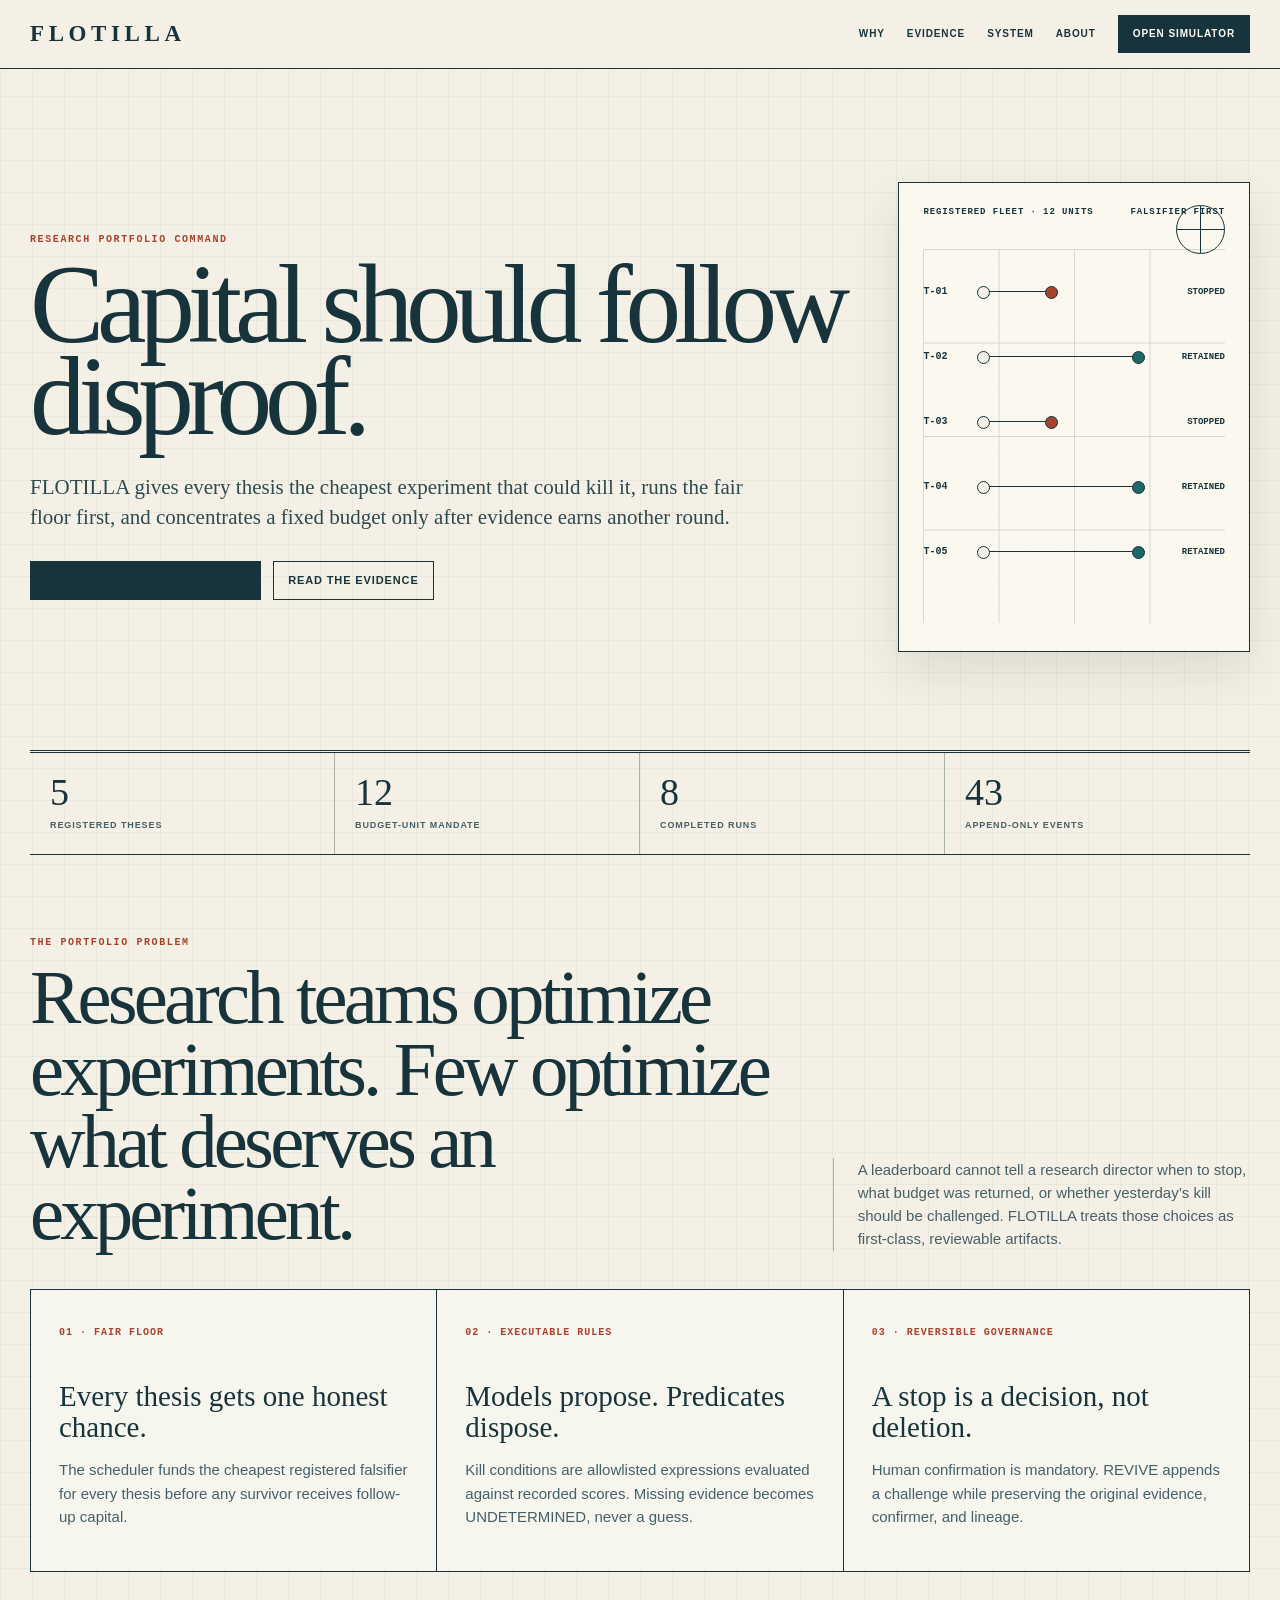
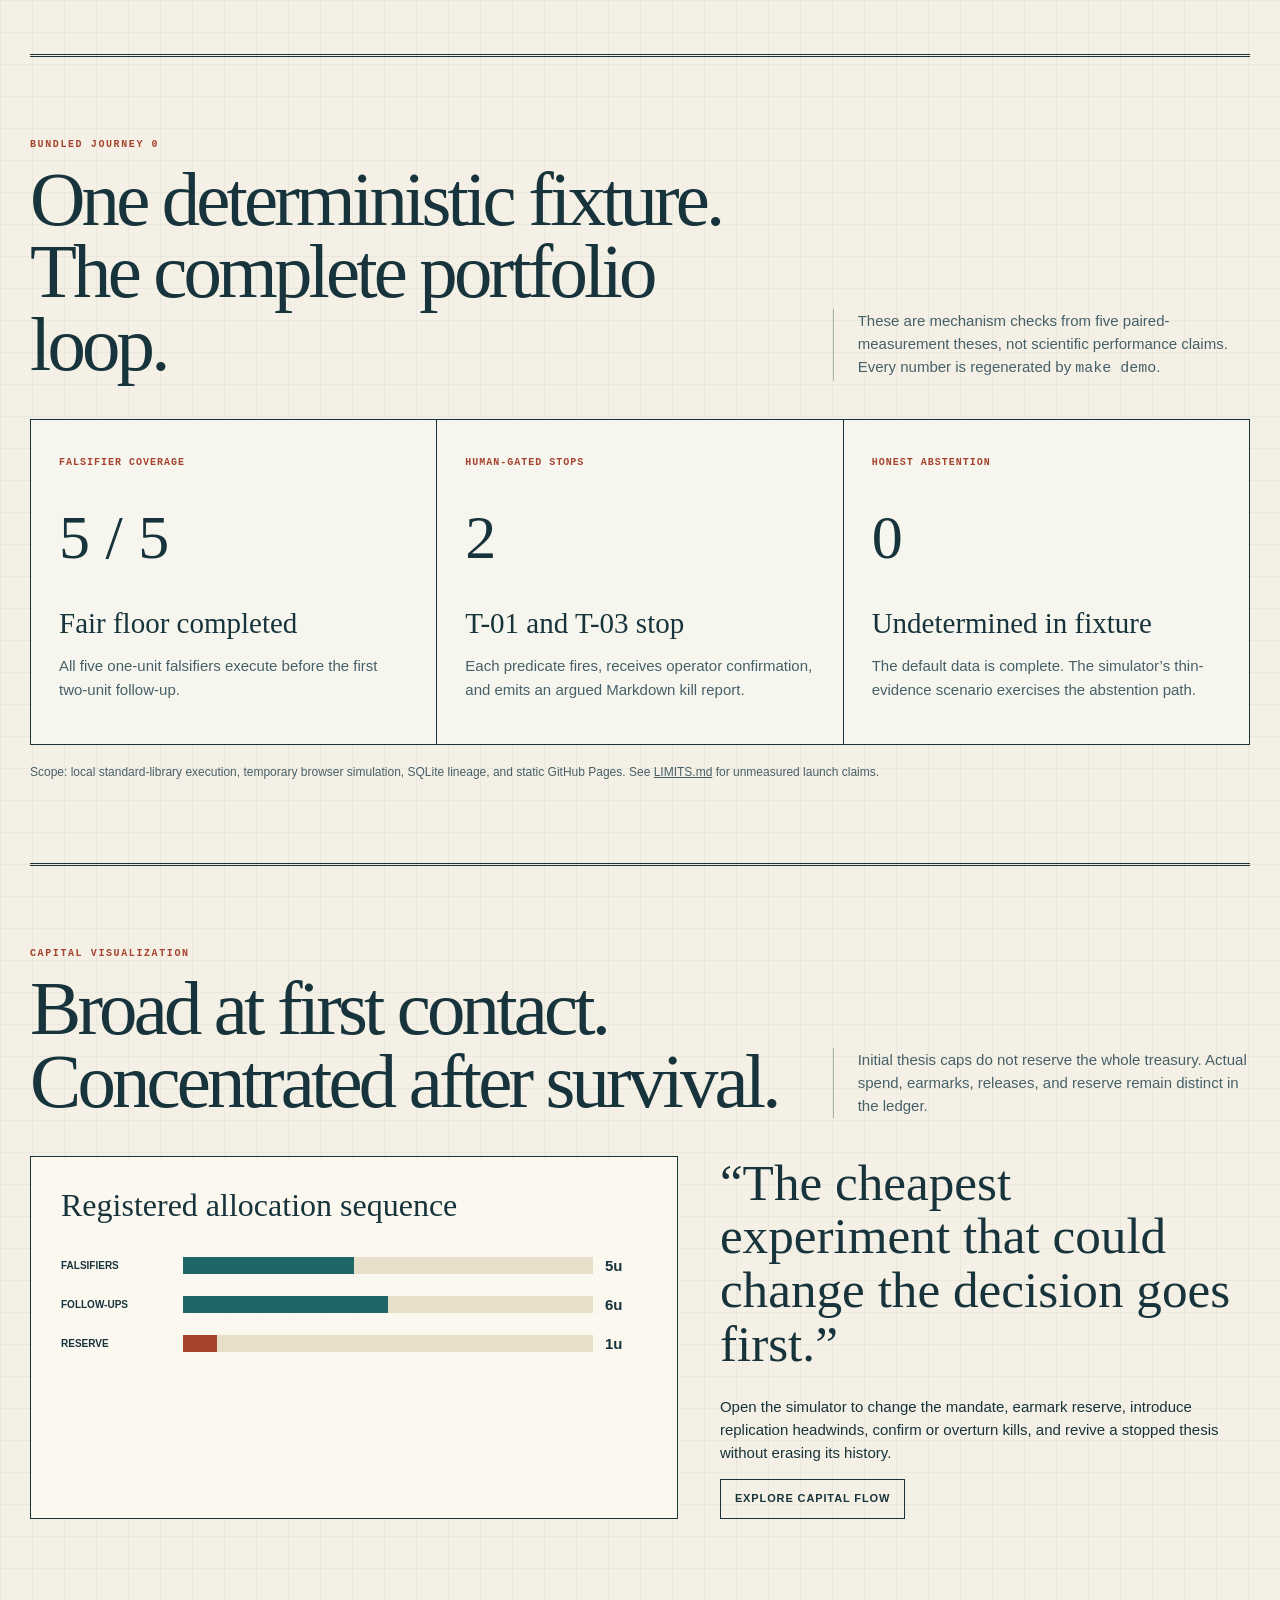
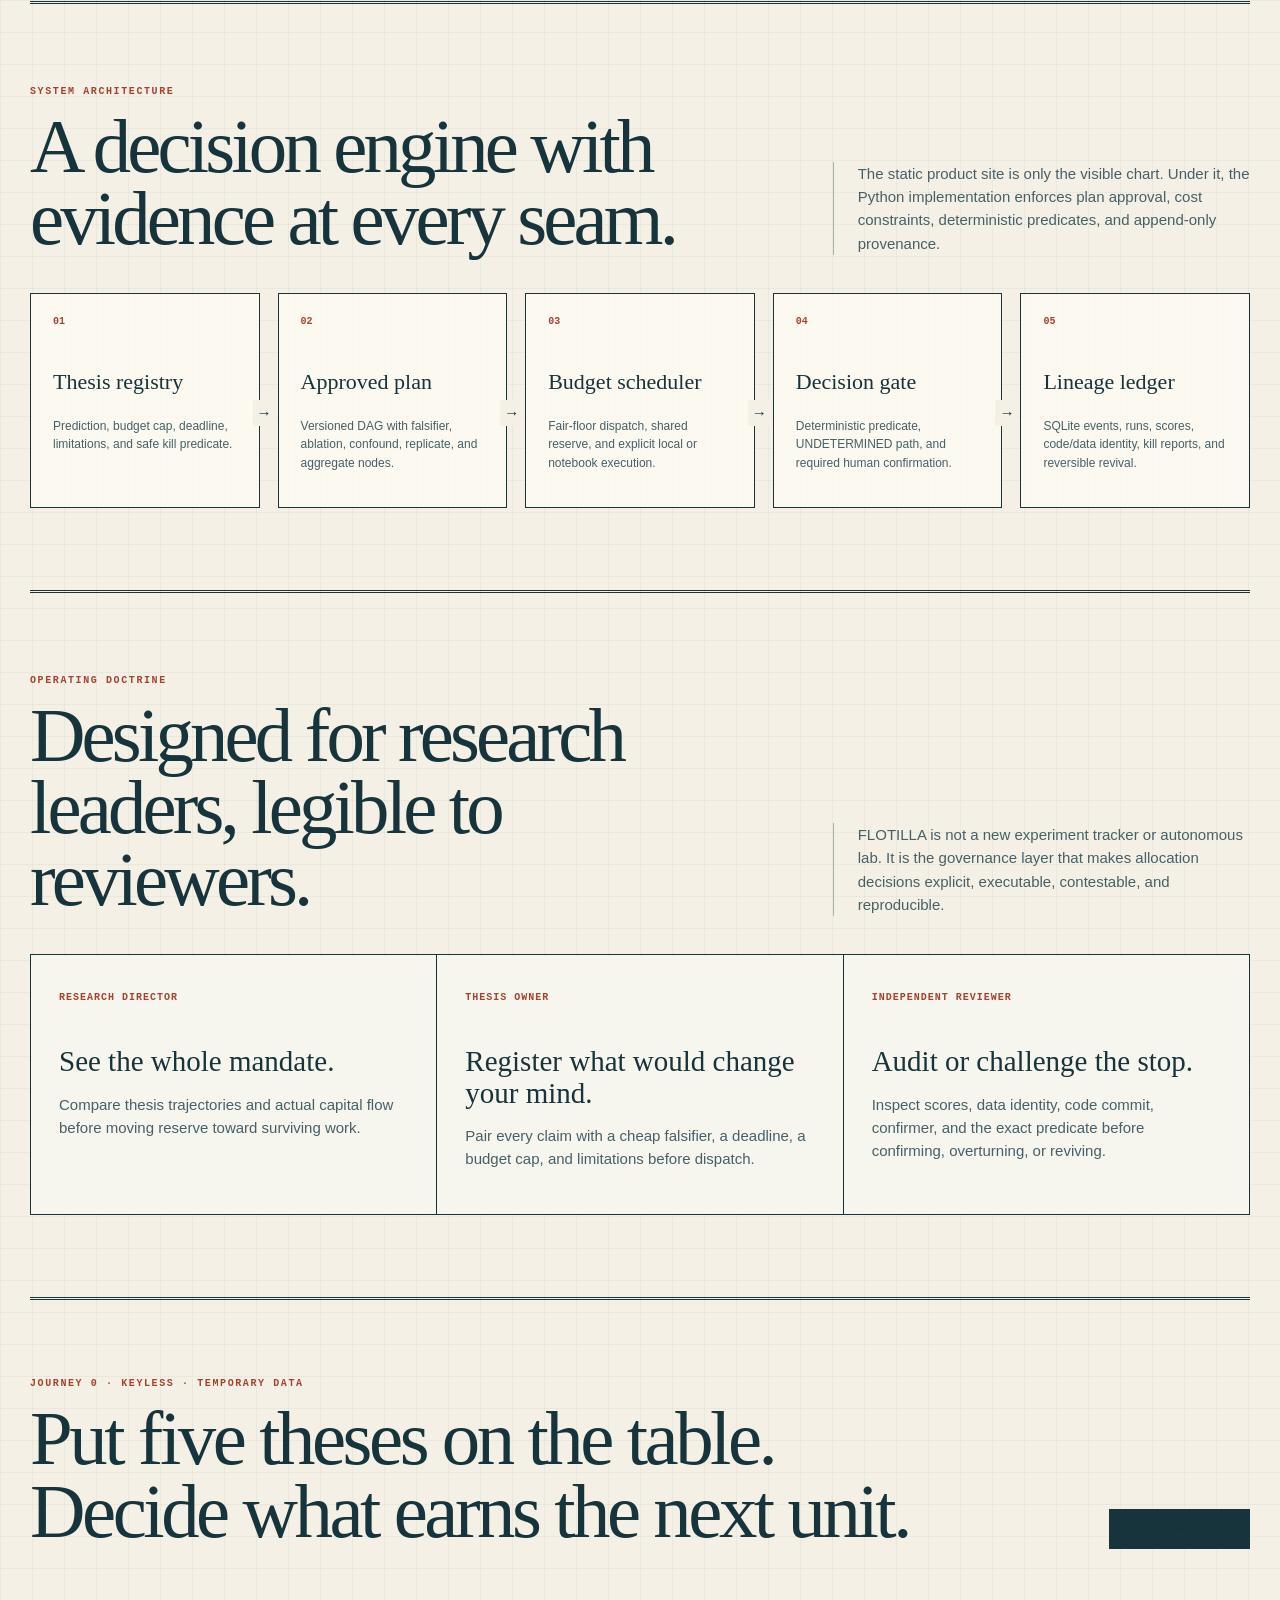
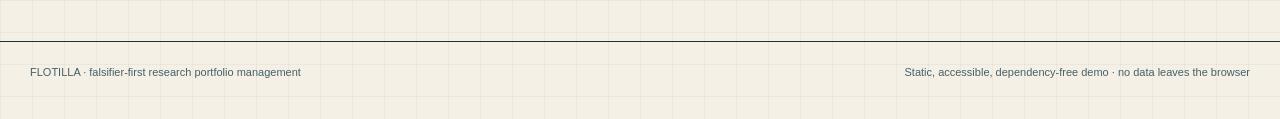
<file: docs/index.html>
<!doctype html>
<html lang="en">
<head>
  <meta charset="utf-8">
  <meta name="viewport" content="width=device-width,initial-scale=1">
  <meta name="description" content="FLOTILLA is a falsifier-first research portfolio manager that moves a fixed budget toward surviving theses while preserving every decision.">
  <title>FLOTILLA — capital follows evidence</title>
  <link rel="stylesheet" href="assets/site.css">
</head>
<body class="site-home">
  <a class="skip" href="#main">Skip to main content</a>
  <header class="site-header">
    <div class="site-header-inner">
      <a class="site-brand" href="./" aria-label="FLOTILLA home">FLOTILLA</a>
      <nav class="site-nav" aria-label="Primary navigation">
        <a href="#problem">Why</a>
        <a href="#proof">Evidence</a>
        <a href="#system">System</a>
        <a href="#about">About</a>
        <a class="nav-cta" href="demo/">Open simulator</a>
      </nav>
    </div>
  </header>
  <main id="main">
    <section class="home-hero" aria-labelledby="hero-title">
      <div>
        <p class="home-kicker">Research portfolio command</p>
        <h1 id="hero-title">Capital should follow disproof.</h1>
        <p class="home-deck">FLOTILLA gives every thesis the cheapest experiment
          that could kill it, runs the fair floor first, and concentrates a fixed
          budget only after evidence earns another round.</p>
        <div class="home-actions">
          <a class="button" href="demo/">Operate the strategy table</a>
          <a class="button secondary" href="#proof">Read the evidence</a>
        </div>
      </div>
      <aside class="strategy-chart" aria-label="Five thesis trajectories: three survive and two stop after falsification">
        <div class="chart-caption"><span>Registered fleet · 12 units</span><span>Falsifier first</span></div>
        <div class="chart-route stop"><span>T-01</span><i></i><b>Stopped</b></div>
        <div class="chart-route"><span>T-02</span><i></i><b>Retained</b></div>
        <div class="chart-route stop"><span>T-03</span><i></i><b>Stopped</b></div>
        <div class="chart-route"><span>T-04</span><i></i><b>Retained</b></div>
        <div class="chart-route"><span>T-05</span><i></i><b>Retained</b></div>
      </aside>
    </section>
    <section class="home-metrics" aria-label="Journey 0 proof points">
      <div><strong>5</strong><span>registered theses</span></div>
      <div><strong>12</strong><span>budget-unit mandate</span></div>
      <div><strong>8</strong><span>completed runs</span></div>
      <div><strong>43</strong><span>append-only events</span></div>
    </section>

    <section class="home-section" id="problem">
      <div class="home-section-head">
        <div><p class="home-section-kicker">The portfolio problem</p>
          <h2>Research teams optimize experiments. Few optimize what deserves an experiment.</h2></div>
        <p>A leaderboard cannot tell a research director when to stop, what budget
          was returned, or whether yesterday’s kill should be challenged. FLOTILLA
          treats those choices as first-class, reviewable artifacts.</p>
      </div>
      <div class="problem-grid">
        <article><span>01 · Fair floor</span><h3>Every thesis gets one honest chance.</h3>
          <p>The scheduler funds the cheapest registered falsifier for every thesis
            before any survivor receives follow-up capital.</p></article>
        <article><span>02 · Executable rules</span><h3>Models propose. Predicates dispose.</h3>
          <p>Kill conditions are allowlisted expressions evaluated against recorded
            scores. Missing evidence becomes UNDETERMINED, never a guess.</p></article>
        <article><span>03 · Reversible governance</span><h3>A stop is a decision, not deletion.</h3>
          <p>Human confirmation is mandatory. REVIVE appends a challenge while
            preserving the original evidence, confirmer, and lineage.</p></article>
      </div>
    </section>

    <section class="home-section" id="proof">
      <div class="home-section-head">
        <div><p class="home-section-kicker">Bundled Journey 0</p>
          <h2>One deterministic fixture. The complete portfolio loop.</h2></div>
        <p>These are mechanism checks from five paired-measurement theses, not
          scientific performance claims. Every number is regenerated by
          <code>make demo</code>.</p>
      </div>
      <div class="proof-grid">
        <article><span>Falsifier coverage</span><strong>5 / 5</strong>
          <h3>Fair floor completed</h3><p>All five one-unit falsifiers execute
            before the first two-unit follow-up.</p></article>
        <article><span>Human-gated stops</span><strong>2</strong>
          <h3>T-01 and T-03 stop</h3><p>Each predicate fires, receives operator
            confirmation, and emits an argued Markdown kill report.</p></article>
        <article><span>Honest abstention</span><strong>0</strong>
          <h3>Undetermined in fixture</h3><p>The default data is complete. The
            simulator’s thin-evidence scenario exercises the abstention path.</p></article>
      </div>
      <p class="proof-note">Scope: local standard-library execution, temporary
        browser simulation, SQLite lineage, and static GitHub Pages. See
        <a href="https://github.com/Aneesh-Pothuru/flotilla/blob/main/LIMITS.md">LIMITS.md</a>
        for unmeasured launch claims.</p>
    </section>

    <section class="home-section" aria-labelledby="flow-heading">
      <div class="home-section-head">
        <div><p class="home-section-kicker">Capital visualization</p>
          <h2 id="flow-heading">Broad at first contact. Concentrated after survival.</h2></div>
        <p>Initial thesis caps do not reserve the whole treasury. Actual spend,
          earmarks, releases, and reserve remain distinct in the ledger.</p>
      </div>
      <div class="home-flow">
        <div class="home-flow-chart">
          <h3>Registered allocation sequence</h3>
          <div class="home-flow-row"><span>Falsifiers</span><i style="--share:41.67%"></i><b>5u</b></div>
          <div class="home-flow-row"><span>Follow-ups</span><i style="--share:50%"></i><b>6u</b></div>
          <div class="home-flow-row stop"><span>Reserve</span><i style="--share:8.33%"></i><b>1u</b></div>
        </div>
        <div class="home-flow-copy">
          <blockquote>“The cheapest experiment that could change the decision goes first.”</blockquote>
          <p>Open the simulator to change the mandate, earmark reserve, introduce
            replication headwinds, confirm or overturn kills, and revive a stopped
            thesis without erasing its history.</p>
          <a class="button secondary" href="demo/#simulator">Explore capital flow</a>
        </div>
      </div>
    </section>

    <section class="home-section" id="system">
      <div class="home-section-head">
        <div><p class="home-section-kicker">System architecture</p>
          <h2>A decision engine with evidence at every seam.</h2></div>
        <p>The static product site is only the visible chart. Under it, the Python
          implementation enforces plan approval, cost constraints, deterministic
          predicates, and append-only provenance.</p>
      </div>
      <div class="architecture" aria-label="FLOTILLA architecture flow">
        <article><b>01</b><h3>Thesis registry</h3><p>Prediction, budget cap,
          deadline, limitations, and safe kill predicate.</p></article>
        <article><b>02</b><h3>Approved plan</h3><p>Versioned DAG with falsifier,
          ablation, confound, replicate, and aggregate nodes.</p></article>
        <article><b>03</b><h3>Budget scheduler</h3><p>Fair-floor dispatch, shared
          reserve, and explicit local or notebook execution.</p></article>
        <article><b>04</b><h3>Decision gate</h3><p>Deterministic predicate,
          UNDETERMINED path, and required human confirmation.</p></article>
        <article><b>05</b><h3>Lineage ledger</h3><p>SQLite events, runs, scores,
          code/data identity, kill reports, and reversible revival.</p></article>
      </div>
    </section>

    <section class="home-section" id="about">
      <div class="home-section-head">
        <div><p class="home-section-kicker">Operating doctrine</p>
          <h2>Designed for research leaders, legible to reviewers.</h2></div>
        <p>FLOTILLA is not a new experiment tracker or autonomous lab. It is the
          governance layer that makes allocation decisions explicit, executable,
          contestable, and reproducible.</p>
      </div>
      <div class="principles-grid">
        <article><span>Research director</span><h3>See the whole mandate.</h3>
          <p>Compare thesis trajectories and actual capital flow before moving
            reserve toward surviving work.</p></article>
        <article><span>Thesis owner</span><h3>Register what would change your mind.</h3>
          <p>Pair every claim with a cheap falsifier, a deadline, a budget cap,
            and limitations before dispatch.</p></article>
        <article><span>Independent reviewer</span><h3>Audit or challenge the stop.</h3>
          <p>Inspect scores, data identity, code commit, confirmer, and the exact
            predicate before confirming, overturning, or reviving.</p></article>
      </div>
    </section>

    <section class="home-cta">
      <div><p class="home-section-kicker">Journey 0 · keyless · temporary data</p>
        <h2>Put five theses on the table. Decide what earns the next unit.</h2></div>
      <a class="button" href="demo/">Open simulator</a>
    </section>
  </main>
  <footer class="site-footer">
    <span>FLOTILLA · falsifier-first research portfolio management</span>
    <span>Static, accessible, dependency-free demo · no data leaves the browser</span>
  </footer>
</body>
</html>
</file>
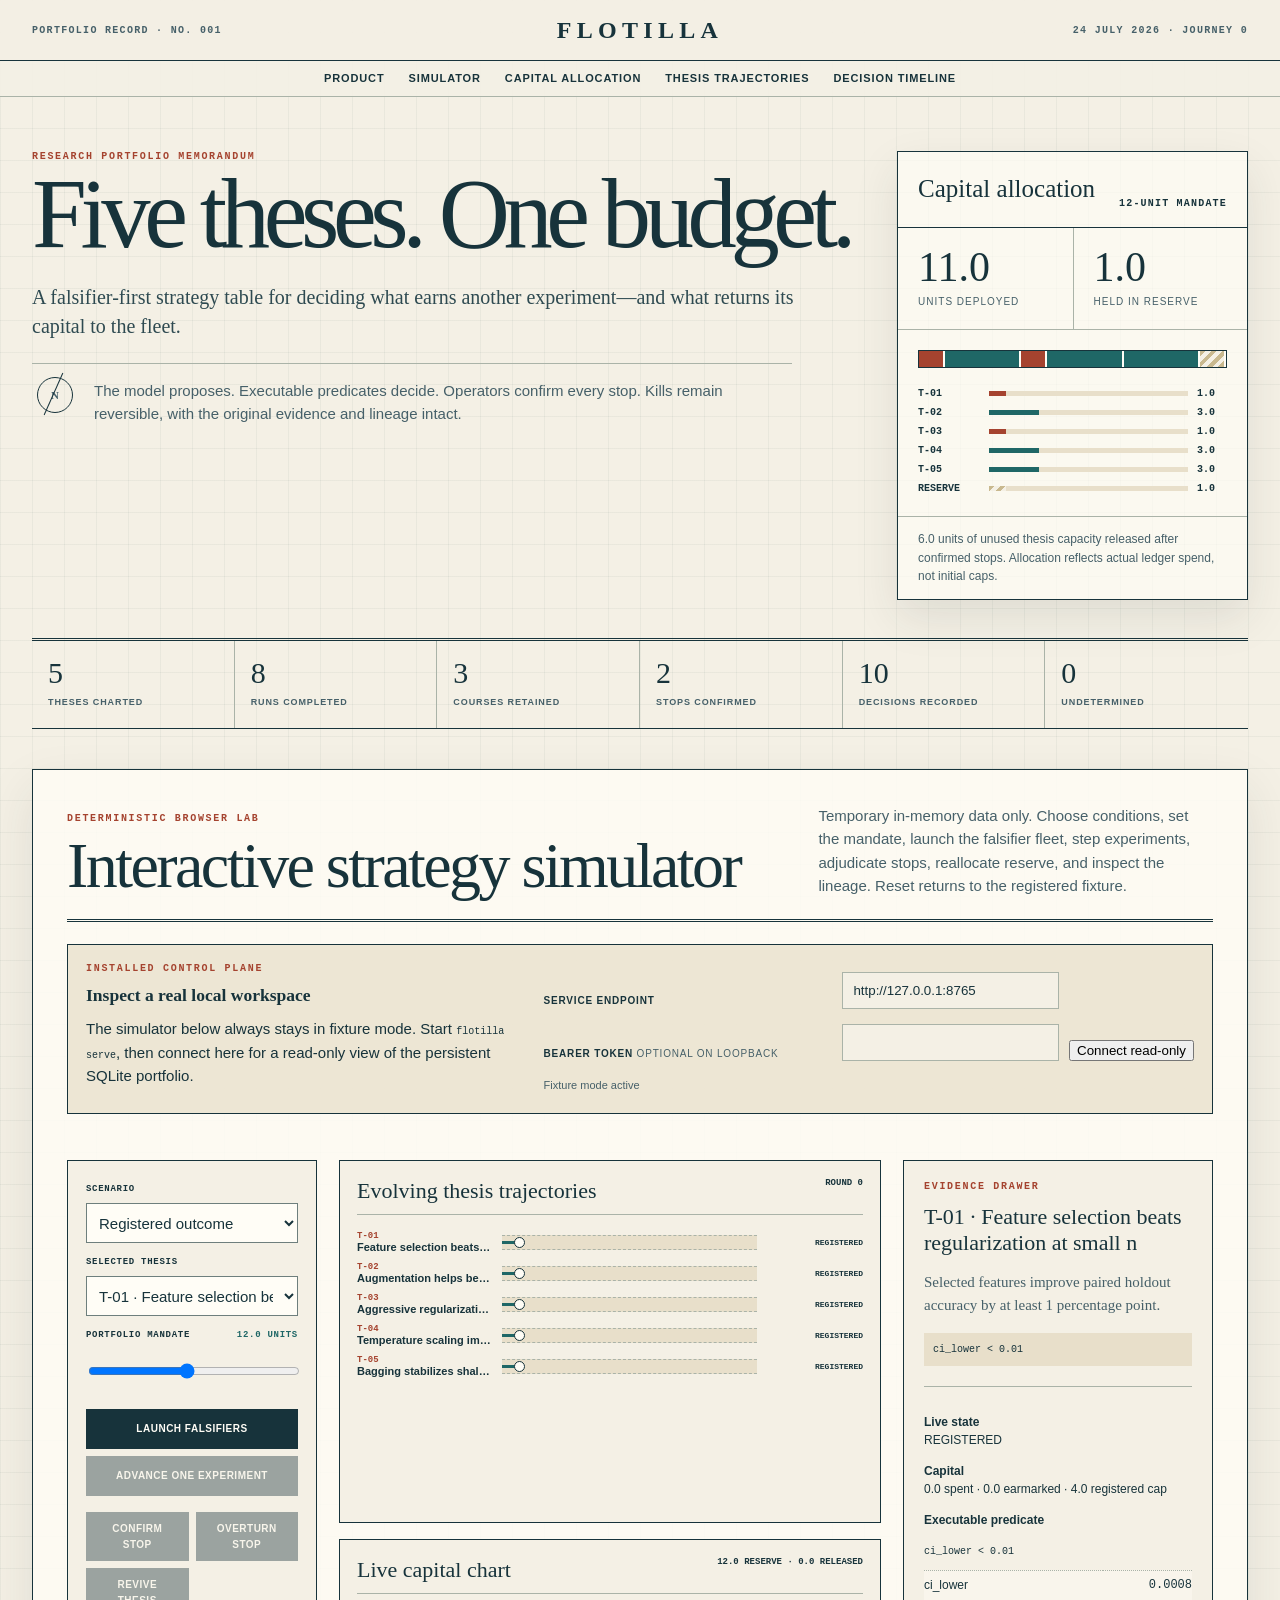
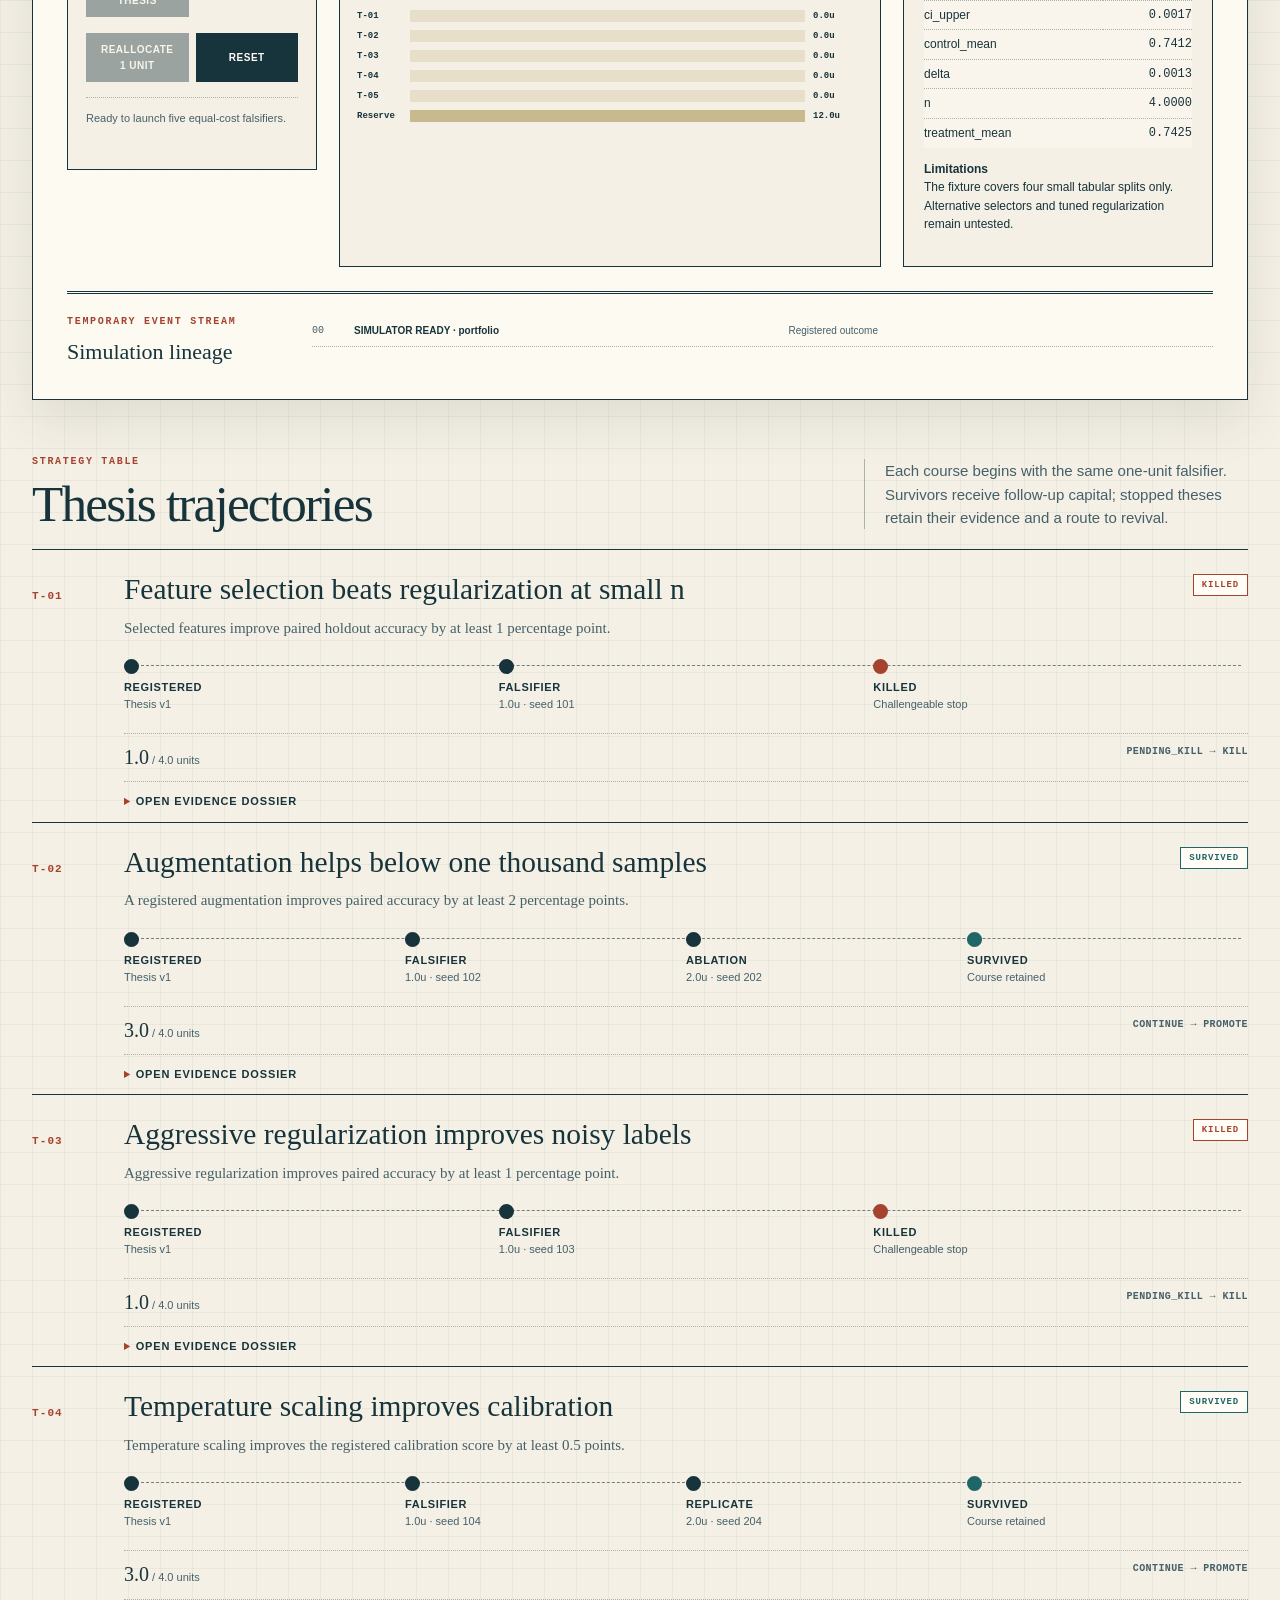
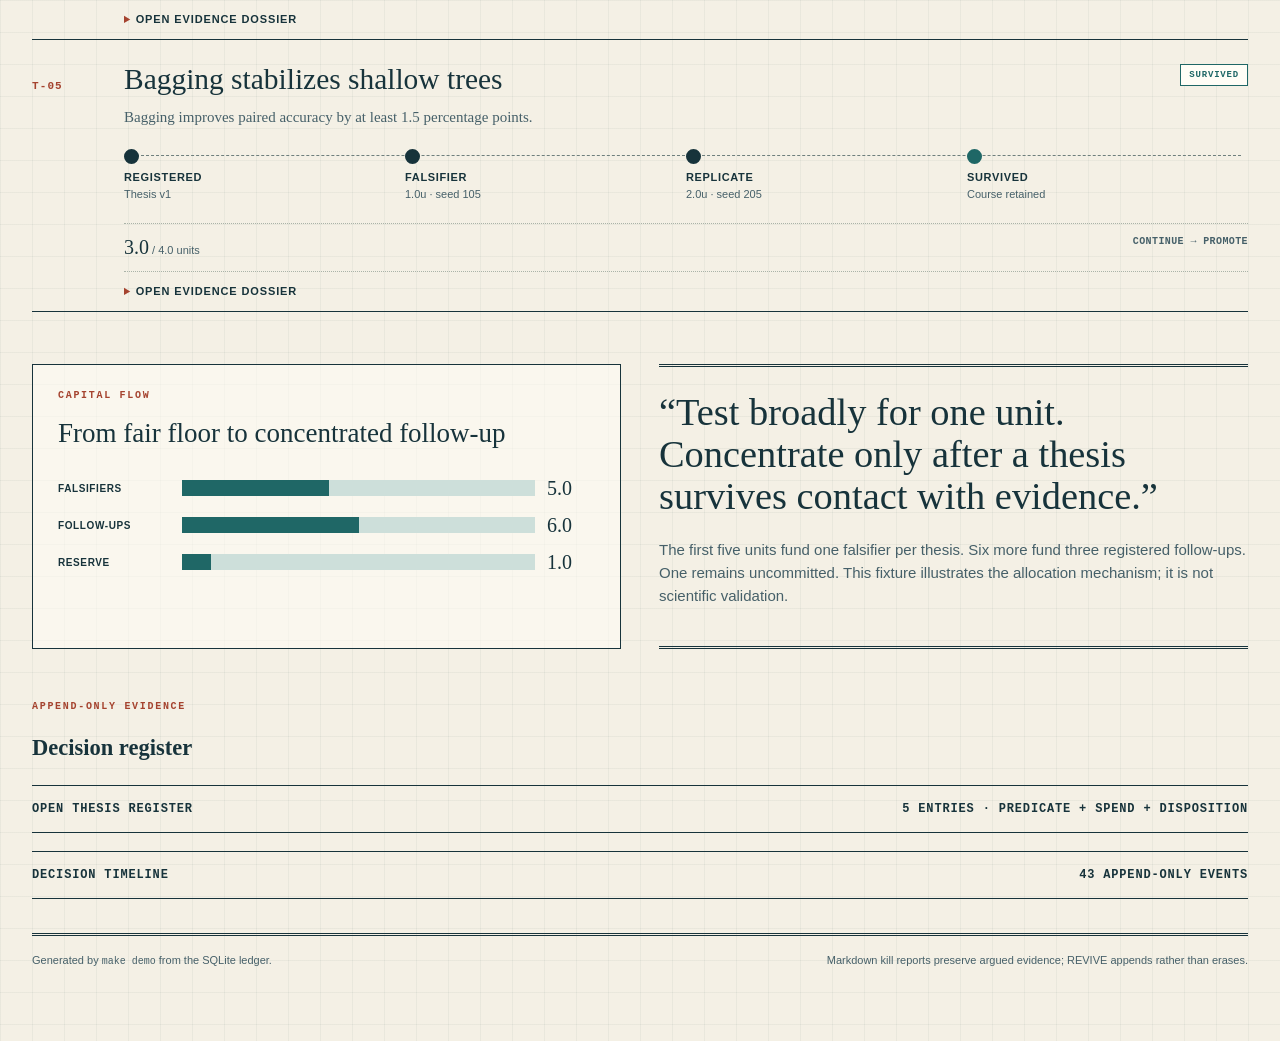
<file: docs/demo/index.html>
<!doctype html>
<html lang="en">
<head>
<meta charset="utf-8">
<meta name="viewport" content="width=device-width,initial-scale=1">
<meta name="description" content="FLOTILLA's deterministic five-thesis research portfolio and capital-allocation record.">
<title>FLOTILLA — research portfolio chart</title>
<link rel="stylesheet" href="../assets/site.css">
<style>
:root{--paper:#f4f0e5;--paper-deep:#e8dfca;--ink:#17333b;--ink-soft:#466069;
--rule:#aab3a8;--rule-dark:#6e7f7d;--sea:#1f6766;--sea-pale:#cddfda;
--stop:#a5432f;--stop-pale:#edd4c8;--revive:#6d527d;--revive-pale:#ded2e2;
--amber:#a77a2a;--reserve:#c9b98f;--white:#fffdf6;--shadow:0 18px 42px rgba(35,50,48,.1)}
*{box-sizing:border-box}html{scroll-behavior:smooth}body{margin:0;color:var(--ink);
background-color:var(--paper);background-image:linear-gradient(rgba(42,83,84,.055) 1px,transparent 1px),
linear-gradient(90deg,rgba(42,83,84,.055) 1px,transparent 1px);
background-size:32px 32px;font:15px/1.55 "Avenir Next",Avenir,"Segoe UI",sans-serif}
a{color:inherit}.skip{position:absolute;left:1rem;top:-5rem;background:var(--ink);
color:white;padding:.6rem 1rem;z-index:20}.skip:focus{top:1rem}.sr-only{position:absolute;
width:1px;height:1px;padding:0;margin:-1px;overflow:hidden;clip:rect(0,0,0,0);
white-space:nowrap;border:0}.masthead{border-bottom:1px solid var(--ink);
background:rgba(244,240,229,.94)}.masthead-inner{max-width:1480px;margin:auto;padding:18px 32px;
display:grid;grid-template-columns:1fr auto 1fr;align-items:center;gap:24px}.folio,.dateline{
font:700 10px/1.3 ui-monospace,SFMono-Regular,Menlo,monospace;letter-spacing:.13em;
text-transform:uppercase;color:var(--ink-soft)}.dateline{text-align:right}.wordmark{
font:700 24px/1 Georgia,serif;letter-spacing:.22em}.subnav{border-bottom:1px solid var(--rule);
background:rgba(244,240,229,.92)}.subnav nav{max-width:1480px;margin:auto;padding:9px 32px;
display:flex;gap:24px;justify-content:center;flex-wrap:wrap}.subnav a{font-size:11px;
font-weight:700;letter-spacing:.08em;text-decoration:none;text-transform:uppercase}.subnav a:focus-visible,
summary:focus-visible{outline:3px solid var(--amber);outline-offset:3px}main{max-width:1480px;
margin:auto;padding:34px 32px 72px}.hero{display:grid;grid-template-columns:minmax(0,1.65fr)
minmax(330px,.7fr);gap:38px;padding:20px 0 38px;border-bottom:3px double var(--ink)}.overline,
.section-kicker{margin:0 0 12px;color:var(--stop);font:800 10px ui-monospace,
SFMono-Regular,Menlo,monospace;text-transform:uppercase;letter-spacing:.17em}h1,h2,h3,h4{
font-family:Georgia,"Times New Roman",serif}h1{font-size:clamp(50px,7.7vw,116px);
font-weight:500;line-height:.82;letter-spacing:-.065em;margin:0;max-width:1020px}.deck{
font:20px/1.45 Georgia,serif;max-width:780px;margin:28px 0 22px;color:#2e4a51}.thesis{
max-width:760px;padding:15px 0 0 62px;border-top:1px solid var(--rule);position:relative;
color:var(--ink-soft)}.thesis:before{content:"N";position:absolute;left:5px;top:13px;width:34px;
height:34px;border:1px solid var(--ink);border-radius:50%;display:grid;place-items:center;
font:700 11px Georgia,serif}.thesis:after{content:"";position:absolute;left:21px;top:7px;
width:1px;height:46px;background:var(--ink);transform:rotate(24deg)}.manifest{
border:1px solid var(--ink);background:rgba(255,253,246,.66);box-shadow:var(--shadow)}.manifest-head{
padding:18px 20px;border-bottom:1px solid var(--ink);display:flex;justify-content:space-between;
align-items:end}.manifest-head h2{font-size:25px;font-weight:500;margin:0}.manifest-head span{
font:700 10px ui-monospace,monospace;text-transform:uppercase;letter-spacing:.12em}.manifest-total{
display:grid;grid-template-columns:1fr 1fr;border-bottom:1px solid var(--rule)}.manifest-total div{
padding:18px 20px}.manifest-total div+div{border-left:1px solid var(--rule)}.manifest-total strong{
display:block;font:500 42px/1 Georgia,serif}.manifest-total span{font-size:10px;text-transform:uppercase;
letter-spacing:.1em;color:var(--ink-soft)}.allocation{height:18px;display:flex;margin:20px;
border:1px solid var(--ink);background:var(--paper-deep)}.allocation>span{display:block;height:100%;
border-right:2px solid var(--white)}.allocation .alive,.capital-soundings .alive{background:var(--sea)}
.allocation .dead,.capital-soundings .dead{background:var(--stop)}.allocation .revived,
.capital-soundings .revived{background:var(--revive)}.allocation .unknown,
.capital-soundings .unknown{background:var(--amber)}.allocation .reserve,.capital-soundings .reserve{
background:repeating-linear-gradient(135deg,var(--reserve),var(--reserve) 4px,
var(--paper) 4px,var(--paper) 8px)}.capital-list{list-style:none;margin:0;padding:0 20px 14px}.capital-list li{
display:grid;grid-template-columns:62px 1fr 30px;gap:9px;align-items:center;margin:8px 0;
font:700 10px ui-monospace,monospace;text-transform:uppercase}.capital-soundings{height:5px;
background:var(--paper-deep);display:block}.capital-soundings i{display:block;height:100%}.manifest-note{
padding:13px 20px;border-top:1px solid var(--rule);font-size:12px;color:var(--ink-soft);
margin:0}.briefing{display:grid;grid-template-columns:repeat(6,1fr);border-bottom:1px solid var(--ink);
margin-bottom:40px}.briefing div{padding:17px 16px;border-right:1px solid var(--rule)}.briefing div:last-child{
border-right:0}.briefing strong{display:block;font:500 30px/1 Georgia,serif}.briefing span{
font-size:9px;font-weight:800;letter-spacing:.1em;text-transform:uppercase;color:var(--ink-soft)}
.section-head{display:grid;grid-template-columns:1fr minmax(280px,.48fr);gap:32px;align-items:end;
margin-bottom:20px}.section-head h2{font-size:clamp(32px,4vw,58px);line-height:.98;font-weight:500;
letter-spacing:-.035em;margin:0}.section-head p:last-child{margin:0;color:var(--ink-soft);
border-left:1px solid var(--rule);padding-left:20px}.strategy-table{border-top:1px solid var(--ink);
margin-bottom:52px}.voyage{padding:24px 0 0;border-bottom:1px solid var(--ink)}.voyage-head{
display:grid;grid-template-columns:minmax(0,1fr) auto;gap:20px;align-items:start}.voyage-head>div{
display:grid;grid-template-columns:74px minmax(0,1fr);gap:18px;align-items:baseline}.signal{
font:800 11px ui-monospace,monospace;letter-spacing:.1em;color:var(--stop)}.voyage h3{
font-size:clamp(23px,2.3vw,36px);line-height:1.05;font-weight:500;margin:0}.status{
display:inline-block;padding:5px 8px;border:1px solid currentColor;font:800 9px ui-monospace,
monospace;letter-spacing:.09em;text-transform:uppercase;background:var(--white)}.status.alive{
color:var(--sea)}.status.dead{color:var(--stop)}.status.revived{color:var(--revive)}
.status.unknown{color:var(--amber)}.prediction{margin:12px 0 17px 92px;max-width:880px;
font-family:Georgia,serif;color:var(--ink-soft)}.route{list-style:none;margin:0 0 0 92px;
padding:0 0 20px;display:flex;position:relative}.route:before{content:"";position:absolute;
left:7px;right:7px;top:8px;border-top:1px dashed var(--rule-dark)}.route-step{flex:1;min-width:120px;
position:relative;padding:22px 14px 0 0}.route-step:before{content:"";position:absolute;top:2px;
left:0;width:11px;height:11px;border:2px solid var(--ink);border-radius:50%;background:var(--paper)}
.route-step.done:before{background:var(--ink)}.route-step.terminal.alive:before{background:var(--sea);
border-color:var(--sea)}.route-step.terminal.dead:before{background:var(--stop);border-color:var(--stop)}
.route-step.terminal.revived:before{background:var(--revive);border-color:var(--revive)}
.route-step.terminal.unknown:before{background:var(--amber);border-color:var(--amber)}
.route-step b{display:block;font-size:11px;text-transform:uppercase;letter-spacing:.06em}
.route-step span{display:block;font-size:11px;color:var(--ink-soft)}.voyage-foot{display:grid;
grid-template-columns:170px 1fr;gap:20px;margin-left:92px;padding:12px 0;border-top:1px dotted var(--rule);
font-size:11px;color:var(--ink-soft)}.voyage-foot b{font:500 20px Georgia,serif;color:var(--ink)}
.sequence{font:700 10px ui-monospace,monospace;text-align:right;text-transform:uppercase;
letter-spacing:.04em}.dossier{margin-left:92px;border-top:1px dotted var(--rule)}.dossier summary{
cursor:pointer;width:max-content;padding:11px 0;font-size:11px;font-weight:800;text-transform:uppercase;
letter-spacing:.08em}.dossier summary::marker{color:var(--stop)}.dossier-grid{display:grid;
grid-template-columns:minmax(240px,.75fr) minmax(0,1.25fr);gap:34px;padding:8px 0 26px}.dossier h4{
font:800 10px ui-monospace,monospace;text-transform:uppercase;letter-spacing:.1em;margin:10px 0}
.dossier p,.dossier li{font-size:12px;color:var(--ink-soft)}.predicate{display:block;
padding:10px;background:var(--paper-deep);overflow-wrap:anywhere}.evidence-list{list-style:none;
margin:0;padding:0}.evidence-list li{padding:7px 0;border-bottom:1px dotted var(--rule)}
.evidence-list span,.evidence-list code{display:block;overflow-wrap:anywhere}code{font:10px/1.5
ui-monospace,SFMono-Regular,Menlo,monospace}.flow{display:grid;grid-template-columns:1fr 1fr;
gap:38px;margin:34px 0 52px}.flow-chart{border:1px solid var(--ink);background:rgba(255,253,246,.55);
padding:25px}.flow-chart h3{font-size:27px;font-weight:500;margin:0 0 22px}.flow-stage{
display:grid;grid-template-columns:112px 1fr 48px;align-items:center;gap:12px;margin:14px 0}
.flow-stage span{font-size:10px;font-weight:800;text-transform:uppercase;letter-spacing:.06em}
.flow-stage i{height:16px;display:block;background:var(--sea-pale);position:relative}.flow-stage i:after{
content:"";position:absolute;left:0;top:0;bottom:0;width:var(--flow);background:var(--sea)}
.flow-stage strong{font:500 20px Georgia,serif}.flow-copy{padding:24px 0;border-top:3px double var(--ink);
border-bottom:3px double var(--ink)}.flow-copy blockquote{font:500 clamp(24px,3vw,43px)/1.1
Georgia,serif;margin:0 0 20px}.flow-copy p{color:var(--ink-soft)}.register{margin-top:30px}
.register>details{border-top:1px solid var(--ink);border-bottom:1px solid var(--ink)}.register summary,
.logbook summary{cursor:pointer;padding:16px 0;display:flex;justify-content:space-between;gap:20px;
font:700 12px ui-monospace,monospace;text-transform:uppercase;letter-spacing:.07em}.scroll{
overflow:auto}table{width:100%;border-collapse:collapse;font-size:12px;background:rgba(255,253,246,.4)}
th,td{text-align:left;padding:11px 13px;border-top:1px solid var(--rule);vertical-align:top}
th{font:800 9px ui-monospace,monospace;text-transform:uppercase;letter-spacing:.09em}
.logbook{margin-top:18px;border-bottom:1px solid var(--ink)}.ship-log{list-style:none;
margin:0;padding:0;display:grid;grid-template-columns:repeat(2,1fr);border-top:1px solid var(--rule)}
.ship-log li{display:grid;grid-template-columns:34px 42px 1fr 62px;gap:8px;padding:8px 10px;
border-bottom:1px dotted var(--rule);font-size:10px}.ship-log li:nth-child(odd){
border-right:1px solid var(--rule)}.log-sequence,.log-time{font-family:ui-monospace,monospace;
color:var(--ink-soft)}.ship-log strong{font-size:10px}footer{display:flex;
justify-content:space-between;gap:24px;margin-top:34px;padding-top:16px;border-top:3px double var(--ink);
font-size:11px;color:var(--ink-soft)}@media(max-width:1050px){.briefing{
grid-template-columns:repeat(3,1fr)}.briefing div:nth-child(3){border-right:0}.hero{
grid-template-columns:1fr}.manifest{max-width:660px}.flow{grid-template-columns:1fr}}
@media(max-width:760px){.masthead-inner{padding:14px 18px;grid-template-columns:1fr auto}
.folio{display:none}.dateline{font-size:8px}.subnav nav{justify-content:flex-start;padding:9px 18px;
overflow:auto;flex-wrap:nowrap}main{padding:25px 18px 50px}.hero{gap:24px}h1{font-size:55px}
.briefing{grid-template-columns:repeat(2,1fr)}.briefing div:nth-child(3){border-right:1px solid var(--rule)}
.briefing div:nth-child(even){border-right:0}.section-head{grid-template-columns:1fr}.section-head p:last-child{
border-left:0;border-top:1px solid var(--rule);padding:12px 0 0}.voyage-head>div{
grid-template-columns:1fr}.prediction,.route,.voyage-foot,.dossier{margin-left:0}.route{display:grid;
grid-template-columns:1fr 1fr}.route:before{display:none}.route-step{border-top:1px dashed var(--rule);
padding:13px 8px 13px 23px}.route-step:before{top:14px}.voyage-foot{grid-template-columns:1fr}
.sequence{text-align:left}.dossier-grid{grid-template-columns:1fr}.ship-log{grid-template-columns:1fr}
.ship-log li:nth-child(odd){border-right:0}footer{flex-direction:column}}
@media(max-width:430px){h1{font-size:47px}.manifest-total{grid-template-columns:1fr}
.manifest-total div+div{border-left:0;border-top:1px solid var(--rule)}.briefing{grid-template-columns:1fr}
.briefing div{border-right:0}.route{grid-template-columns:1fr}}
@media(prefers-reduced-motion:reduce){html{scroll-behavior:auto}}
@media print{.subnav,.skip{display:none}body{background:white}.dossier{display:block}
.dossier>div{display:grid}}
</style>
</head>
<body class="demo-page"><a class="skip" href="#simulator">Skip to interactive simulator</a>
<header class="masthead"><div class="masthead-inner"><span class="folio">Portfolio record · No. 001</span>
<div class="wordmark">FLOTILLA</div><span class="dateline">24 July 2026 · Journey 0</span>
</div></header><div class="subnav"><nav aria-label="Report sections">
<a href="../">Product</a><a href="#simulator">Simulator</a><a href="#capital">Capital allocation</a>
<a href="#portfolio">Thesis trajectories</a>
<a href="#lineage">Decision timeline</a></nav></div><main>
<section class="hero" aria-labelledby="report-title"><div><p class="overline">Research portfolio memorandum</p>
<h1 id="report-title">Five theses. One budget.</h1>
<p class="deck">A falsifier-first strategy table for deciding what earns another experiment—and
what returns its capital to the fleet.</p><p class="thesis">The model proposes. Executable
predicates decide. Operators confirm every stop. Kills remain reversible, with the original
evidence and lineage intact.</p></div>
<aside class="manifest" id="capital" aria-labelledby="capital-title">
<div class="manifest-head"><h2 id="capital-title">Capital allocation</h2>
<span>12-unit mandate</span></div><div class="manifest-total">
<div><strong>11.0</strong><span>units deployed</span></div>
<div><strong>1.0</strong><span>held in reserve</span></div></div>
<div class="allocation" aria-label="Budget allocation by thesis"><span class='dead' style='width:8.33%' title='T-01: 1.0 units'><span class='sr-only'>T-01: 1.0 units</span></span><span class='alive' style='width:25.00%' title='T-02: 3.0 units'><span class='sr-only'>T-02: 3.0 units</span></span><span class='dead' style='width:8.33%' title='T-03: 1.0 units'><span class='sr-only'>T-03: 1.0 units</span></span><span class='alive' style='width:25.00%' title='T-04: 3.0 units'><span class='sr-only'>T-04: 3.0 units</span></span><span class='alive' style='width:25.00%' title='T-05: 3.0 units'><span class='sr-only'>T-05: 3.0 units</span></span><span class='reserve' style='width:8.33%' title='Uncommitted reserve: 1.0 units'><span class='sr-only'>Uncommitted reserve: 1.0 units</span></span></div>
<ol class="capital-list"><li><span class='capital-name'>T-01</span><span class='capital-soundings' aria-hidden='true'><i class='dead' style='width:8.33%'></i></span><strong>1.0</strong></li>
<li><span class='capital-name'>T-02</span><span class='capital-soundings' aria-hidden='true'><i class='alive' style='width:25.00%'></i></span><strong>3.0</strong></li>
<li><span class='capital-name'>T-03</span><span class='capital-soundings' aria-hidden='true'><i class='dead' style='width:8.33%'></i></span><strong>1.0</strong></li>
<li><span class='capital-name'>T-04</span><span class='capital-soundings' aria-hidden='true'><i class='alive' style='width:25.00%'></i></span><strong>3.0</strong></li>
<li><span class='capital-name'>T-05</span><span class='capital-soundings' aria-hidden='true'><i class='alive' style='width:25.00%'></i></span><strong>3.0</strong></li><li><span class='capital-name'>Reserve</span><span class='capital-soundings' aria-hidden='true'><i class='reserve' style='width:8.33%'></i></span><strong>1.0</strong></li></ol>
<p class="manifest-note">6.0 units of unused thesis capacity released after confirmed
stops. Allocation reflects actual ledger spend, not initial caps.</p></aside></section>
<section class="briefing" aria-label="Portfolio summary">
<div><strong>5</strong><span>Theses charted</span></div>
<div><strong>8</strong><span>Runs completed</span></div>
<div><strong>3</strong><span>Courses retained</span></div>
<div><strong>2</strong><span>Stops confirmed</span></div>
<div><strong>10</strong><span>Decisions recorded</span></div>
<div><strong>0</strong><span>Undetermined</span></div></section>
<section class="simulator" id="simulator" aria-labelledby="simulator-title">
<div class="simulator-heading"><div><p class="section-kicker">Deterministic browser lab</p>
<h2 id="simulator-title">Interactive strategy simulator</h2></div>
<p>Temporary in-memory data only. Choose conditions, set the mandate, launch the
falsifier fleet, step experiments, adjudicate stops, reallocate reserve, and inspect
the lineage. Reset returns to the registered fixture.</p></div>
<section class="live-bridge" aria-labelledby="live-bridge-title">
<div><p class="section-kicker">Installed control plane</p>
<h3 id="live-bridge-title">Inspect a real local workspace</h3>
<p>The simulator below always stays in fixture mode. Start <code>flotilla serve</code>,
then connect here for a read-only view of the persistent SQLite portfolio.</p></div>
<form class="live-bridge-form" id="live-service-form" onsubmit="return false">
<label for="live-endpoint">Service endpoint</label>
<input id="live-endpoint" type="url" value="http://127.0.0.1:8765"
spellcheck="false"><label for="live-token">Bearer token <span>optional on loopback</span></label>
<input id="live-token" type="password" autocomplete="off">
<button id="live-connect-button" type="button">Connect read-only</button>
<output id="live-service-status" role="status" aria-live="polite">Fixture mode active</output>
</form><div id="live-service-summary" class="live-service-summary" hidden></div>
</section>
<div class="simulator-grid"><form class="sim-controls" aria-label="Simulation controls"
onsubmit="return false"><label for="scenario-select">Scenario</label>
<select id="scenario-select"><option value="registered">Registered outcome</option>
<option value="headwinds">Replication headwinds</option>
<option value="recovery">Signal recovery</option>
<option value="thin">Thin evidence</option></select>
<label for="thesis-select">Selected thesis</label><select id="thesis-select">
<option value='T-01'>T-01 · Feature selection beats regularization at small n</option><option value='T-02'>T-02 · Augmentation helps below one thousand samples</option><option value='T-03'>T-03 · Aggressive regularization improves noisy labels</option><option value='T-04'>T-04 · Temperature scaling improves calibration</option><option value='T-05'>T-05 · Bagging stabilizes shallow trees</option></select><label for="budget-control">Portfolio mandate
<output id="budget-output" for="budget-control">12.0 units</output></label>
<input id="budget-control" type="range" min="5" max="20" step="1"
value="12"><div class="control-group">
<button id="launch-button" type="button">Launch falsifiers</button>
<button id="step-button" type="button" disabled>Advance one experiment</button></div>
<div class="control-group secondary"><button id="kill-button" type="button" disabled>
Confirm stop</button><button id="challenge-button" type="button" disabled>
Overturn stop</button><button id="revive-button" type="button" disabled>Revive thesis</button>
</div><div class="control-group secondary"><button id="reallocate-button" type="button">
Reallocate 1 unit</button><button id="reset-button" type="button">Reset</button></div>
<p class="sim-status" id="sim-status" role="status" aria-live="polite">
Ready to launch five equal-cost falsifiers.</p></form>
<div class="sim-workspace"><section class="sim-panel" aria-labelledby="trajectory-title">
<div class="sim-panel-head"><h3 id="trajectory-title">Evolving thesis trajectories</h3>
<span id="sim-clock">Round 0</span></div><div id="trajectory-graph" class="trajectory-graph"
role="img" aria-label="Current progress of all thesis experiments">
<p class="js-fallback">Enable JavaScript to operate the simulator. The registered
ledger remains fully readable below.</p></div></section>
<section class="sim-panel" aria-labelledby="allocation-title"><div class="sim-panel-head">
<h3 id="allocation-title">Live capital chart</h3><span id="reserve-readout">
1.0 reserve</span></div><div id="allocation-graph" class="allocation-graph"
role="img" aria-label="Current portfolio spend, earmarks, and reserve"></div></section></div>
<aside class="evidence-drawer" id="evidence-drawer" aria-labelledby="evidence-title">
<p class="section-kicker">Evidence drawer</p><h3 id="evidence-title">
T-01 · Feature selection beats regularization at small n</h3>
<p>Selected features improve paired holdout accuracy by at least 1 percentage point.</p><code>
ci_lower &lt; 0.01</code>
<div id="evidence-body"><p>Select a thesis to inspect registered evidence and live
decision state.</p></div></aside></div>
<section class="sim-lineage" aria-labelledby="sim-lineage-title"><div>
<p class="section-kicker">Temporary event stream</p><h3 id="sim-lineage-title">
Simulation lineage</h3></div><ol id="interactive-lineage" aria-live="polite">
<li><span>00</span><strong>Simulator ready</strong><em>Awaiting launch</em></li></ol></section>
<noscript><p class="noscript">The interactive simulator needs JavaScript; every registered
result and append-only event is still available in the static evidence sections below.</p>
</noscript></section>
<section id="portfolio"><div class="section-head"><div><p class="section-kicker">Strategy table</p>
<h2>Thesis trajectories</h2></div><p>Each course begins with the same one-unit falsifier.
Survivors receive follow-up capital; stopped theses retain their evidence and a route to revival.</p>
</div><div class="strategy-table"><article class="voyage dead" aria-labelledby="title-T-01">
<header class="voyage-head"><div><span class="signal">T-01</span>
<h3 id="title-T-01">Feature selection beats regularization at small n</h3></div>
<span class="status dead">KILLED</span></header>
<p class="prediction">Selected features improve paired holdout accuracy by at least 1 percentage point.</p>
<ol class="route" aria-label="T-01 experiment trajectory">
<li class='route-step done'><b>Registered</b><span>Thesis v1</span></li><li class='route-step done'><b>Falsifier</b><span>1.0u · seed 101</span></li><li class='route-step terminal dead'><b>Killed</b><span>Challengeable stop</span></li></ol>
<div class="voyage-foot"><span><b>1.0</b> / 4.0 units</span>
<span class="sequence">PENDING_KILL → KILL</span></div>
<details class="dossier"><summary>Open evidence dossier</summary>
<div class="dossier-grid"><section><h4>Registered rule</h4>
<code class="predicate">ci_lower &lt; 0.01</code>
<p>Decision deadline<br><strong>2026-07-25T17:00:00Z</strong></p>
<p>Stop recorded. REVIVE remains available without erasing this lineage.</p><h4>Conditions under which this may be wrong</h4>
<ul><li>The fixture covers four small tabular splits only.</li><li>Alternative selectors and tuned regularization remain untested.</li></ul></section><section><h4>Run lineage</h4>
<ol class="evidence-list"><li><div><strong>falsifier</strong> · falsifier · 1.0u</div><code>commit bundled-paired-measurements-v1 · data d6ef7841ca77033f9a40a65a52b660b4cfd8560b9679d70c0b09b0b115cf745b · seed 101</code></li></ol><h4>Decision lineage</h4>
<ol class="evidence-list"><li><strong>PENDING_KILL</strong><span>run T-01-v1-falsifier · confirmer none</span><code>ci_lower &lt; 0.01</code></li><li><strong>KILL</strong><span>run T-01-v1-falsifier · confirmer demo-operator</span><code>ci_lower &lt; 0.01</code></li></ol></section></div></details></article><article class="voyage alive" aria-labelledby="title-T-02">
<header class="voyage-head"><div><span class="signal">T-02</span>
<h3 id="title-T-02">Augmentation helps below one thousand samples</h3></div>
<span class="status alive">SURVIVED</span></header>
<p class="prediction">A registered augmentation improves paired accuracy by at least 2 percentage points.</p>
<ol class="route" aria-label="T-02 experiment trajectory">
<li class='route-step done'><b>Registered</b><span>Thesis v1</span></li><li class='route-step done'><b>Falsifier</b><span>1.0u · seed 102</span></li><li class='route-step done'><b>Ablation</b><span>2.0u · seed 202</span></li><li class='route-step terminal alive'><b>Survived</b><span>Course retained</span></li></ol>
<div class="voyage-foot"><span><b>3.0</b> / 4.0 units</span>
<span class="sequence">CONTINUE → PROMOTE</span></div>
<details class="dossier"><summary>Open evidence dossier</summary>
<div class="dossier-grid"><section><h4>Registered rule</h4>
<code class="predicate">ci_lower &lt; 0.02</code>
<p>Decision deadline<br><strong>2026-07-25T17:00:00Z</strong></p>
<p>Promoted after its approved plan completed without a kill.</p><h4>Conditions under which this may be wrong</h4>
<ul><li>Only one augmentation family is represented.</li><li>Results above one thousand samples are outside this falsifier.</li></ul></section><section><h4>Run lineage</h4>
<ol class="evidence-list"><li><div><strong>falsifier</strong> · falsifier · 1.0u</div><code>commit bundled-paired-measurements-v1 · data fcd16820a23d4c41d859857029c45195b4eabecf1a9a394ae8cbee6393f0993b · seed 102</code></li><li><div><strong>ablation</strong> · ablation · 2.0u</div><code>commit bundled-paired-measurements-v1 · data e40bfc120adaeab2cf4aac3e574dfdc38319d975353bb809569f7c2108628409 · seed 202</code></li></ol><h4>Decision lineage</h4>
<ol class="evidence-list"><li><strong>CONTINUE</strong><span>run T-02-v1-falsifier · confirmer none</span><code>ci_lower &lt; 0.02</code></li><li><strong>PROMOTE</strong><span>run portfolio · confirmer none</span><code>ci_lower &lt; 0.02</code></li></ol></section></div></details></article><article class="voyage dead" aria-labelledby="title-T-03">
<header class="voyage-head"><div><span class="signal">T-03</span>
<h3 id="title-T-03">Aggressive regularization improves noisy labels</h3></div>
<span class="status dead">KILLED</span></header>
<p class="prediction">Aggressive regularization improves paired accuracy by at least 1 percentage point.</p>
<ol class="route" aria-label="T-03 experiment trajectory">
<li class='route-step done'><b>Registered</b><span>Thesis v1</span></li><li class='route-step done'><b>Falsifier</b><span>1.0u · seed 103</span></li><li class='route-step terminal dead'><b>Killed</b><span>Challengeable stop</span></li></ol>
<div class="voyage-foot"><span><b>1.0</b> / 4.0 units</span>
<span class="sequence">PENDING_KILL → KILL</span></div>
<details class="dossier"><summary>Open evidence dossier</summary>
<div class="dossier-grid"><section><h4>Registered rule</h4>
<code class="predicate">ci_lower &lt; 0.01</code>
<p>Decision deadline<br><strong>2026-07-25T17:00:00Z</strong></p>
<p>Stop recorded. REVIVE remains available without erasing this lineage.</p><h4>Conditions under which this may be wrong</h4>
<ul><li>Noise is synthetic and class-symmetric.</li><li>The regularization grid has only one aggressive setting.</li></ul></section><section><h4>Run lineage</h4>
<ol class="evidence-list"><li><div><strong>falsifier</strong> · falsifier · 1.0u</div><code>commit bundled-paired-measurements-v1 · data 1e3a8bea9ec63584c2b262bfe23ceaf2b43707aa0d00fbffb04ff6e087d36008 · seed 103</code></li></ol><h4>Decision lineage</h4>
<ol class="evidence-list"><li><strong>PENDING_KILL</strong><span>run T-03-v1-falsifier · confirmer none</span><code>ci_lower &lt; 0.01</code></li><li><strong>KILL</strong><span>run T-03-v1-falsifier · confirmer demo-operator</span><code>ci_lower &lt; 0.01</code></li></ol></section></div></details></article><article class="voyage alive" aria-labelledby="title-T-04">
<header class="voyage-head"><div><span class="signal">T-04</span>
<h3 id="title-T-04">Temperature scaling improves calibration</h3></div>
<span class="status alive">SURVIVED</span></header>
<p class="prediction">Temperature scaling improves the registered calibration score by at least 0.5 points.</p>
<ol class="route" aria-label="T-04 experiment trajectory">
<li class='route-step done'><b>Registered</b><span>Thesis v1</span></li><li class='route-step done'><b>Falsifier</b><span>1.0u · seed 104</span></li><li class='route-step done'><b>Replicate</b><span>2.0u · seed 204</span></li><li class='route-step terminal alive'><b>Survived</b><span>Course retained</span></li></ol>
<div class="voyage-foot"><span><b>3.0</b> / 4.0 units</span>
<span class="sequence">CONTINUE → PROMOTE</span></div>
<details class="dossier"><summary>Open evidence dossier</summary>
<div class="dossier-grid"><section><h4>Registered rule</h4>
<code class="predicate">ci_lower &lt; 0.005</code>
<p>Decision deadline<br><strong>2026-07-25T17:00:00Z</strong></p>
<p>Promoted after its approved plan completed without a kill.</p><h4>Conditions under which this may be wrong</h4>
<ul><li>The fixture uses one shift family.</li><li>Accuracy preservation is tracked but not part of the kill predicate.</li></ul></section><section><h4>Run lineage</h4>
<ol class="evidence-list"><li><div><strong>falsifier</strong> · falsifier · 1.0u</div><code>commit bundled-paired-measurements-v1 · data c99aafa89692d5a9e362fb3ca4391a5d4b8e78b706069e92a0374a54b161a5a4 · seed 104</code></li><li><div><strong>replicate</strong> · replicate · 2.0u</div><code>commit bundled-paired-measurements-v1 · data 844c3dbadb536a570721129891b783cd17308e782cf2d1ff895179a121c4033b · seed 204</code></li></ol><h4>Decision lineage</h4>
<ol class="evidence-list"><li><strong>CONTINUE</strong><span>run T-04-v1-falsifier · confirmer none</span><code>ci_lower &lt; 0.005</code></li><li><strong>PROMOTE</strong><span>run portfolio · confirmer none</span><code>ci_lower &lt; 0.005</code></li></ol></section></div></details></article><article class="voyage alive" aria-labelledby="title-T-05">
<header class="voyage-head"><div><span class="signal">T-05</span>
<h3 id="title-T-05">Bagging stabilizes shallow trees</h3></div>
<span class="status alive">SURVIVED</span></header>
<p class="prediction">Bagging improves paired accuracy by at least 1.5 percentage points.</p>
<ol class="route" aria-label="T-05 experiment trajectory">
<li class='route-step done'><b>Registered</b><span>Thesis v1</span></li><li class='route-step done'><b>Falsifier</b><span>1.0u · seed 105</span></li><li class='route-step done'><b>Replicate</b><span>2.0u · seed 205</span></li><li class='route-step terminal alive'><b>Survived</b><span>Course retained</span></li></ol>
<div class="voyage-foot"><span><b>3.0</b> / 4.0 units</span>
<span class="sequence">CONTINUE → PROMOTE</span></div>
<details class="dossier"><summary>Open evidence dossier</summary>
<div class="dossier-grid"><section><h4>Registered rule</h4>
<code class="predicate">ci_lower &lt; 0.015</code>
<p>Decision deadline<br><strong>2026-07-25T17:00:00Z</strong></p>
<p>Promoted after its approved plan completed without a kill.</p><h4>Conditions under which this may be wrong</h4>
<ul><li>Only shallow trees and four registered splits are tested.</li><li>Inference cost is not included in this falsifier.</li></ul></section><section><h4>Run lineage</h4>
<ol class="evidence-list"><li><div><strong>falsifier</strong> · falsifier · 1.0u</div><code>commit bundled-paired-measurements-v1 · data 74224faf61daf6642fc5f55329cf785e6e8cc6cbb05903e5940c00a045c32564 · seed 105</code></li><li><div><strong>replicate</strong> · replicate · 2.0u</div><code>commit bundled-paired-measurements-v1 · data 661d7509c96faed53cd771be5f1fb7a6c5d5c380d55c8a387e572eeb64f4e3e9 · seed 205</code></li></ol><h4>Decision lineage</h4>
<ol class="evidence-list"><li><strong>CONTINUE</strong><span>run T-05-v1-falsifier · confirmer none</span><code>ci_lower &lt; 0.015</code></li><li><strong>PROMOTE</strong><span>run portfolio · confirmer none</span><code>ci_lower &lt; 0.015</code></li></ol></section></div></details></article></div></section>
<section class="flow" aria-labelledby="flow-title"><div class="flow-chart"><p class="section-kicker">
Capital flow</p><h3 id="flow-title">From fair floor to concentrated follow-up</h3>
<div class="flow-stage"><span>Falsifiers</span><i style="--flow:41.67%"></i>
<strong>5.0</strong></div>
<div class="flow-stage"><span>Follow-ups</span><i style="--flow:50.00%"></i>
<strong>6.0</strong></div>
<div class="flow-stage"><span>Reserve</span><i style="--flow:8.33%"></i>
<strong>1.0</strong></div></div><div class="flow-copy">
<blockquote>“Test broadly for one unit. Concentrate only after a thesis survives contact with evidence.”</blockquote>
<p>The first five units fund one falsifier per thesis. Six more fund three registered
follow-ups. One remains uncommitted. This fixture illustrates the allocation mechanism;
it is not scientific validation.</p></div></section>
<section class="register" id="lineage"><p class="section-kicker">Append-only evidence</p>
<h2>Decision register</h2><details><summary><span>Open thesis register</span>
<span>5 entries · predicate + spend + disposition</span></summary>
<div class="scroll"><table><thead><tr><th>ID</th><th>Thesis</th><th>Status</th>
<th>Spend / cap</th><th>Kill predicate</th></tr></thead><tbody><tr><td>T-01</td><td>Feature selection beats regularization at small n</td><td><span class='status dead'>KILLED</span></td><td>1.0 / 4.0</td><td><code>ci_lower &lt; 0.01</code></td></tr>
<tr><td>T-02</td><td>Augmentation helps below one thousand samples</td><td><span class='status alive'>SURVIVED</span></td><td>3.0 / 4.0</td><td><code>ci_lower &lt; 0.02</code></td></tr>
<tr><td>T-03</td><td>Aggressive regularization improves noisy labels</td><td><span class='status dead'>KILLED</span></td><td>1.0 / 4.0</td><td><code>ci_lower &lt; 0.01</code></td></tr>
<tr><td>T-04</td><td>Temperature scaling improves calibration</td><td><span class='status alive'>SURVIVED</span></td><td>3.0 / 4.0</td><td><code>ci_lower &lt; 0.005</code></td></tr>
<tr><td>T-05</td><td>Bagging stabilizes shallow trees</td><td><span class='status alive'>SURVIVED</span></td><td>3.0 / 4.0</td><td><code>ci_lower &lt; 0.015</code></td></tr></tbody>
</table></div></details><details class="logbook"><summary><span>Decision timeline</span>
<span>43 append-only events</span></summary><ol class="ship-log"><li><span class='log-sequence'>01</span><span class='log-time'>09:01</span><strong>Thesis Registered</strong><span>T-01</span></li>
<li><span class='log-sequence'>02</span><span class='log-time'>09:02</span><strong>Plan Proposed</strong><span>T-01</span></li>
<li><span class='log-sequence'>03</span><span class='log-time'>09:03</span><strong>Plan Approved</strong><span>T-01</span></li>
<li><span class='log-sequence'>04</span><span class='log-time'>09:04</span><strong>Thesis Registered</strong><span>T-02</span></li>
<li><span class='log-sequence'>05</span><span class='log-time'>09:05</span><strong>Plan Proposed</strong><span>T-02</span></li>
<li><span class='log-sequence'>06</span><span class='log-time'>09:06</span><strong>Plan Approved</strong><span>T-02</span></li>
<li><span class='log-sequence'>07</span><span class='log-time'>09:07</span><strong>Thesis Registered</strong><span>T-03</span></li>
<li><span class='log-sequence'>08</span><span class='log-time'>09:08</span><strong>Plan Proposed</strong><span>T-03</span></li>
<li><span class='log-sequence'>09</span><span class='log-time'>09:09</span><strong>Plan Approved</strong><span>T-03</span></li>
<li><span class='log-sequence'>10</span><span class='log-time'>09:10</span><strong>Thesis Registered</strong><span>T-04</span></li>
<li><span class='log-sequence'>11</span><span class='log-time'>09:11</span><strong>Plan Proposed</strong><span>T-04</span></li>
<li><span class='log-sequence'>12</span><span class='log-time'>09:12</span><strong>Plan Approved</strong><span>T-04</span></li>
<li><span class='log-sequence'>13</span><span class='log-time'>09:13</span><strong>Thesis Registered</strong><span>T-05</span></li>
<li><span class='log-sequence'>14</span><span class='log-time'>09:14</span><strong>Plan Proposed</strong><span>T-05</span></li>
<li><span class='log-sequence'>15</span><span class='log-time'>09:15</span><strong>Plan Approved</strong><span>T-05</span></li>
<li><span class='log-sequence'>16</span><span class='log-time'>09:16</span><strong>Budget Spent</strong><span>T-01</span></li>
<li><span class='log-sequence'>17</span><span class='log-time'>09:17</span><strong>Run Completed</strong><span>T-01</span></li>
<li><span class='log-sequence'>18</span><span class='log-time'>09:18</span><strong>Decision</strong><span>T-01</span></li>
<li><span class='log-sequence'>19</span><span class='log-time'>09:19</span><strong>Decision</strong><span>T-01</span></li>
<li><span class='log-sequence'>20</span><span class='log-time'>09:20</span><strong>Budget Released</strong><span>T-01</span></li>
<li><span class='log-sequence'>21</span><span class='log-time'>09:21</span><strong>Budget Spent</strong><span>T-02</span></li>
<li><span class='log-sequence'>22</span><span class='log-time'>09:22</span><strong>Run Completed</strong><span>T-02</span></li>
<li><span class='log-sequence'>23</span><span class='log-time'>09:23</span><strong>Decision</strong><span>T-02</span></li>
<li><span class='log-sequence'>24</span><span class='log-time'>09:24</span><strong>Budget Spent</strong><span>T-03</span></li>
<li><span class='log-sequence'>25</span><span class='log-time'>09:25</span><strong>Run Completed</strong><span>T-03</span></li>
<li><span class='log-sequence'>26</span><span class='log-time'>09:26</span><strong>Decision</strong><span>T-03</span></li>
<li><span class='log-sequence'>27</span><span class='log-time'>09:27</span><strong>Decision</strong><span>T-03</span></li>
<li><span class='log-sequence'>28</span><span class='log-time'>09:28</span><strong>Budget Released</strong><span>T-03</span></li>
<li><span class='log-sequence'>29</span><span class='log-time'>09:29</span><strong>Budget Spent</strong><span>T-04</span></li>
<li><span class='log-sequence'>30</span><span class='log-time'>09:30</span><strong>Run Completed</strong><span>T-04</span></li>
<li><span class='log-sequence'>31</span><span class='log-time'>09:31</span><strong>Decision</strong><span>T-04</span></li>
<li><span class='log-sequence'>32</span><span class='log-time'>09:32</span><strong>Budget Spent</strong><span>T-05</span></li>
<li><span class='log-sequence'>33</span><span class='log-time'>09:33</span><strong>Run Completed</strong><span>T-05</span></li>
<li><span class='log-sequence'>34</span><span class='log-time'>09:34</span><strong>Decision</strong><span>T-05</span></li>
<li><span class='log-sequence'>35</span><span class='log-time'>09:35</span><strong>Budget Spent</strong><span>T-02</span></li>
<li><span class='log-sequence'>36</span><span class='log-time'>09:36</span><strong>Run Completed</strong><span>T-02</span></li>
<li><span class='log-sequence'>37</span><span class='log-time'>09:37</span><strong>Budget Spent</strong><span>T-04</span></li>
<li><span class='log-sequence'>38</span><span class='log-time'>09:38</span><strong>Run Completed</strong><span>T-04</span></li>
<li><span class='log-sequence'>39</span><span class='log-time'>09:39</span><strong>Budget Spent</strong><span>T-05</span></li>
<li><span class='log-sequence'>40</span><span class='log-time'>09:40</span><strong>Run Completed</strong><span>T-05</span></li>
<li><span class='log-sequence'>41</span><span class='log-time'>09:41</span><strong>Decision</strong><span>T-02</span></li>
<li><span class='log-sequence'>42</span><span class='log-time'>09:42</span><strong>Decision</strong><span>T-04</span></li>
<li><span class='log-sequence'>43</span><span class='log-time'>09:43</span><strong>Decision</strong><span>T-05</span></li></ol>
</details></section><footer><span>Generated by <code>make demo</code> from the SQLite ledger.</span>
<span>Markdown kill reports preserve argued evidence; REVIVE appends rather than erases.</span>
</footer></main><script type="application/json" id="flotilla-snapshot">{"portfolio_budget": 12.0, "registered_remaining": 1.0, "registered_spend": 11.0, "schema": "flotilla.browser-demo.v1", "theses": [{"budget_cap": 4.0, "deadline": "2026-07-25T17:00:00Z", "falsifier_cost": 1.0, "falsifier_scores": {"ci_lower": 0.0007600000000000007, "ci_upper": 0.0017400000000000015, "control_mean": 0.74125, "delta": 0.0012500000000000011, "n": 4.0, "treatment_mean": 0.7424999999999999}, "followup_cost": 2.0, "id": "T-01", "limitations": ["The fixture covers four small tabular splits only.", "Alternative selectors and tuned regularization remain untested."], "predicate": "ci_lower < 0.01", "prediction": "Selected features improve paired holdout accuracy by at least 1 percentage point.", "registered_spend": 1.0, "registered_status": "KILLED", "title": "Feature selection beats regularization at small n"}, {"budget_cap": 4.0, "deadline": "2026-07-25T17:00:00Z", "falsifier_cost": 1.0, "falsifier_scores": {"ci_lower": 0.06999999999999998, "ci_upper": 0.07000000000000009, "control_mean": 0.605, "delta": 0.07000000000000003, "n": 4.0, "treatment_mean": 0.675}, "followup_cost": 2.0, "id": "T-02", "limitations": ["Only one augmentation family is represented.", "Results above one thousand samples are outside this falsifier."], "predicate": "ci_lower < 0.02", "prediction": "A registered augmentation improves paired accuracy by at least 2 percentage points.", "registered_spend": 3.0, "registered_status": "SURVIVED", "title": "Augmentation helps below one thousand samples"}, {"budget_cap": 4.0, "deadline": "2026-07-25T17:00:00Z", "falsifier_cost": 1.0, "falsifier_scores": {"ci_lower": -0.034000833246545806, "ci_upper": -0.02599916675345408, "control_mean": 0.70875, "delta": -0.029999999999999943, "n": 4.0, "treatment_mean": 0.67875}, "followup_cost": 2.0, "id": "T-03", "limitations": ["Noise is synthetic and class-symmetric.", "The regularization grid has only one aggressive setting."], "predicate": "ci_lower < 0.01", "prediction": "Aggressive regularization improves paired accuracy by at least 1 percentage point.", "registered_spend": 1.0, "registered_status": "KILLED", "title": "Aggressive regularization improves noisy labels"}, {"budget_cap": 4.0, "deadline": "2026-07-25T17:00:00Z", "falsifier_cost": 1.0, "falsifier_scores": {"ci_lower": 0.029520000000000025, "ci_upper": 0.03148000000000003, "control_mean": 0.64425, "delta": 0.030500000000000027, "n": 4.0, "treatment_mean": 0.6747500000000001}, "followup_cost": 2.0, "id": "T-04", "limitations": ["The fixture uses one shift family.", "Accuracy preservation is tracked but not part of the kill predicate."], "predicate": "ci_lower < 0.005", "prediction": "Temperature scaling improves the registered calibration score by at least 0.5 points.", "registered_spend": 3.0, "registered_status": "SURVIVED", "title": "Temperature scaling improves calibration"}, {"budget_cap": 4.0, "deadline": "2026-07-25T17:00:00Z", "falsifier_cost": 1.0, "falsifier_scores": {"ci_lower": 0.0395168603755724, "ci_upper": 0.041983139624427616, "control_mean": 0.6912499999999999, "delta": 0.04075000000000001, "n": 4.0, "treatment_mean": 0.732}, "followup_cost": 2.0, "id": "T-05", "limitations": ["Only shallow trees and four registered splits are tested.", "Inference cost is not included in this falsifier."], "predicate": "ci_lower < 0.015", "prediction": "Bagging improves paired accuracy by at least 1.5 percentage points.", "registered_spend": 3.0, "registered_status": "SURVIVED", "title": "Bagging stabilizes shallow trees"}]}</script>
<script src="../assets/flotilla-demo.js" defer></script></body></html>
</file>
<file: docs/assets/site.css>
/* Shared editorial shell and the dependency-free browser simulator. */
:root {
  --paper: #f4f0e5;
  --paper-deep: #e8dfca;
  --ink: #17333b;
  --ink-soft: #466069;
  --rule: #aab3a8;
  --sea: #1f6766;
  --sea-pale: #cddfda;
  --stop: #a5432f;
  --stop-pale: #edd4c8;
  --revive: #6d527d;
  --amber: #a77a2a;
  --white: #fffdf6;
}

.site-home {
  margin: 0;
  color: var(--ink);
  background-color: var(--paper);
  background-image:
    linear-gradient(rgba(42, 83, 84, 0.05) 1px, transparent 1px),
    linear-gradient(90deg, rgba(42, 83, 84, 0.05) 1px, transparent 1px);
  background-size: 32px 32px;
  font: 15px/1.55 "Avenir Next", Avenir, "Segoe UI", sans-serif;
}

.site-home * {
  box-sizing: border-box;
}

.site-home a {
  color: inherit;
}

.site-home .skip {
  position: absolute;
  left: 1rem;
  top: -5rem;
  padding: 0.7rem 1rem;
  z-index: 20;
  color: white;
  background: var(--ink);
}

.site-home .skip:focus {
  top: 1rem;
}

.site-header {
  position: sticky;
  top: 0;
  z-index: 10;
  border-bottom: 1px solid var(--ink);
  background: rgba(244, 240, 229, 0.95);
  backdrop-filter: blur(12px);
}

.site-header-inner {
  max-width: 1440px;
  margin: auto;
  padding: 15px 30px;
  display: flex;
  align-items: center;
  justify-content: space-between;
  gap: 28px;
}

.site-brand {
  font: 700 23px/1 Georgia, serif;
  letter-spacing: 0.2em;
  text-decoration: none;
}

.site-nav {
  display: flex;
  align-items: center;
  gap: 22px;
}

.site-nav a {
  font-size: 10px;
  font-weight: 800;
  letter-spacing: 0.09em;
  text-decoration: none;
  text-transform: uppercase;
}

.site-nav .nav-cta,
.button {
  padding: 10px 14px;
  border: 1px solid var(--ink);
  background: var(--ink);
  color: var(--white);
}

.site-home main {
  max-width: 1440px;
  margin: auto;
  padding: 0 30px 72px;
}

.home-hero {
  min-height: 76vh;
  display: grid;
  grid-template-columns: minmax(0, 1.4fr) minmax(330px, 0.6fr);
  gap: 48px;
  align-items: center;
  padding: 70px 0 54px;
  border-bottom: 3px double var(--ink);
}

.home-kicker,
.home-section-kicker {
  margin: 0 0 14px;
  color: var(--stop);
  font: 800 10px ui-monospace, SFMono-Regular, Menlo, monospace;
  letter-spacing: 0.16em;
  text-transform: uppercase;
}

.home-hero h1 {
  max-width: 890px;
  margin: 0;
  font: 500 clamp(60px, 8.7vw, 132px) / 0.82 Georgia, serif;
  letter-spacing: -0.065em;
}

.home-deck {
  max-width: 730px;
  margin: 30px 0 22px;
  color: #2e4a51;
  font: 21px/1.45 Georgia, serif;
}

.home-actions {
  display: flex;
  gap: 12px;
  flex-wrap: wrap;
  margin-top: 28px;
}

.button {
  display: inline-block;
  font-size: 11px;
  font-weight: 800;
  letter-spacing: 0.08em;
  text-decoration: none;
  text-transform: uppercase;
}

.button.secondary {
  color: var(--ink);
  background: transparent;
}

.strategy-chart {
  position: relative;
  min-height: 470px;
  padding: 24px;
  overflow: hidden;
  border: 1px solid var(--ink);
  background: rgba(255, 253, 246, 0.68);
  box-shadow: 0 20px 48px rgba(35, 50, 48, 0.11);
}

.strategy-chart::before,
.strategy-chart::after {
  content: "";
  position: absolute;
  pointer-events: none;
}

.strategy-chart::before {
  inset: 66px 24px 28px;
  background:
    linear-gradient(var(--rule) 1px, transparent 1px),
    linear-gradient(90deg, var(--rule) 1px, transparent 1px);
  background-size: 25% 25%;
  opacity: 0.45;
}

.strategy-chart::after {
  right: 24px;
  top: 22px;
  width: 47px;
  height: 47px;
  border: 1px solid var(--ink);
  border-radius: 50%;
  background:
    linear-gradient(90deg, transparent 48%, var(--ink) 49%, var(--ink) 51%, transparent 52%),
    linear-gradient(transparent 48%, var(--ink) 49%, var(--ink) 51%, transparent 52%);
}

.chart-caption {
  position: relative;
  z-index: 1;
  display: flex;
  justify-content: space-between;
  gap: 20px;
  margin-bottom: 42px;
  font: 800 9px ui-monospace, monospace;
  letter-spacing: 0.1em;
  text-transform: uppercase;
}

.chart-route {
  position: relative;
  z-index: 1;
  height: 65px;
  display: grid;
  grid-template-columns: 46px 1fr 72px;
  gap: 8px;
  align-items: center;
}

.chart-route > span:first-child {
  font: 800 10px ui-monospace, monospace;
}

.chart-route i {
  position: relative;
  display: block;
  height: 1px;
  background: var(--ink);
}

.chart-route i::before,
.chart-route i::after {
  content: "";
  position: absolute;
  top: -5px;
  width: 11px;
  height: 11px;
  border: 1px solid var(--ink);
  border-radius: 50%;
  background: var(--paper);
}

.chart-route i::before {
  left: 0;
}

.chart-route i::after {
  right: 0;
  background: var(--sea);
}

.chart-route.stop i {
  width: 48%;
}

.chart-route.stop i::after {
  background: var(--stop);
}

.chart-route b {
  font: 800 9px ui-monospace, monospace;
  text-align: right;
  text-transform: uppercase;
}

.home-metrics {
  display: grid;
  grid-template-columns: repeat(4, 1fr);
  border-bottom: 1px solid var(--ink);
}

.home-metrics div {
  padding: 20px;
  border-right: 1px solid var(--rule);
}

.home-metrics div:last-child {
  border-right: 0;
}

.home-metrics strong {
  display: block;
  font: 500 38px/1 Georgia, serif;
}

.home-metrics span {
  color: var(--ink-soft);
  font-size: 9px;
  font-weight: 800;
  letter-spacing: 0.1em;
  text-transform: uppercase;
}

.home-section {
  padding: 82px 0;
  border-bottom: 3px double var(--ink);
}

.home-section-head {
  display: grid;
  grid-template-columns: minmax(0, 1fr) minmax(300px, 0.55fr);
  gap: 44px;
  align-items: end;
  margin-bottom: 38px;
}

.home-section h2 {
  max-width: 860px;
  margin: 0;
  font: 500 clamp(42px, 6vw, 82px) / 0.94 Georgia, serif;
  letter-spacing: -0.05em;
}

.home-section-head > p {
  margin: 0;
  padding-left: 24px;
  border-left: 1px solid var(--rule);
  color: var(--ink-soft);
}

.problem-grid,
.proof-grid,
.principles-grid {
  display: grid;
  grid-template-columns: repeat(3, 1fr);
  gap: 1px;
  border: 1px solid var(--ink);
  background: var(--ink);
}

.problem-grid article,
.proof-grid article,
.principles-grid article {
  min-height: 240px;
  padding: 28px;
  background: rgba(255, 253, 246, 0.96);
}

.problem-grid span,
.proof-grid span,
.principles-grid span {
  color: var(--stop);
  font: 800 10px ui-monospace, monospace;
  letter-spacing: 0.1em;
  text-transform: uppercase;
}

.problem-grid h3,
.proof-grid h3,
.principles-grid h3 {
  margin: 40px 0 14px;
  font: 500 29px/1.08 Georgia, serif;
}

.problem-grid p,
.proof-grid p,
.principles-grid p {
  color: var(--ink-soft);
}

.proof-grid strong {
  display: block;
  margin-top: 35px;
  font: 500 62px/1 Georgia, serif;
}

.proof-note {
  margin: 18px 0 0;
  color: var(--ink-soft);
  font-size: 12px;
}

.home-flow {
  display: grid;
  grid-template-columns: minmax(0, 1.1fr) minmax(320px, 0.9fr);
  gap: 42px;
}

.home-flow-chart {
  padding: 30px;
  border: 1px solid var(--ink);
  background: rgba(255, 253, 246, 0.7);
}

.home-flow-chart h3 {
  margin: 0 0 30px;
  font: 500 32px Georgia, serif;
}

.home-flow-row {
  display: grid;
  grid-template-columns: 110px 1fr 42px;
  gap: 12px;
  align-items: center;
  margin: 16px 0;
}

.home-flow-row span {
  font-size: 10px;
  font-weight: 800;
  text-transform: uppercase;
}

.home-flow-row i {
  height: 17px;
  background: var(--paper-deep);
}

.home-flow-row i::after {
  content: "";
  display: block;
  width: var(--share);
  height: 100%;
  background: var(--sea);
}

.home-flow-row.stop i::after {
  background: var(--stop);
}

.home-flow-copy {
  align-self: center;
}

.home-flow-copy blockquote {
  margin: 0 0 24px;
  font: 500 clamp(30px, 4vw, 55px) / 1.05 Georgia, serif;
}

.architecture {
  display: grid;
  grid-template-columns: repeat(5, 1fr);
  gap: 18px;
  align-items: stretch;
}

.architecture article {
  position: relative;
  min-height: 180px;
  padding: 22px;
  border: 1px solid var(--ink);
  background: rgba(255, 253, 246, 0.75);
}

.architecture article:not(:last-child)::after {
  content: "→";
  position: absolute;
  right: -17px;
  top: 50%;
  z-index: 1;
  padding: 1px 4px;
  background: var(--paper);
}

.architecture b {
  display: block;
  margin-bottom: 42px;
  color: var(--stop);
  font: 800 10px ui-monospace, monospace;
}

.architecture h3 {
  font: 500 22px Georgia, serif;
}

.architecture p {
  color: var(--ink-soft);
  font-size: 12px;
}

.home-cta {
  padding: 78px 0 20px;
  display: grid;
  grid-template-columns: 1fr auto;
  gap: 32px;
  align-items: end;
}

.home-cta h2 {
  max-width: 900px;
  margin: 0;
  font: 500 clamp(43px, 6vw, 84px) / 0.95 Georgia, serif;
  letter-spacing: -0.045em;
}

.site-footer {
  max-width: 1440px;
  margin: auto;
  padding: 22px 30px 38px;
  display: flex;
  justify-content: space-between;
  gap: 30px;
  border-top: 1px solid var(--ink);
  color: var(--ink-soft);
  font-size: 11px;
}

/* Interactive demo additions; the generated report owns its core chart style. */
.simulator {
  margin: 12px 0 56px;
  padding: 34px;
  border: 1px solid var(--ink);
  background: rgba(255, 253, 246, 0.82);
  box-shadow: 0 20px 48px rgba(35, 50, 48, 0.1);
}

.simulator-heading {
  display: grid;
  grid-template-columns: 1fr minmax(280px, 0.55fr);
  gap: 34px;
  align-items: end;
  padding-bottom: 22px;
  border-bottom: 3px double var(--ink);
}

.simulator-heading h2 {
  margin: 0;
  font: 500 clamp(34px, 5vw, 68px) / 0.95 Georgia, serif;
  letter-spacing: -0.04em;
}

.simulator-heading > p {
  margin: 0;
  color: var(--ink-soft);
}

.simulator-grid {
  display: grid;
  grid-template-columns: 250px minmax(0, 1fr) 310px;
  gap: 22px;
  padding: 24px 0;
}

.sim-controls,
.sim-panel,
.evidence-drawer {
  border: 1px solid var(--ink);
  background: var(--paper);
}

.sim-controls {
  align-self: start;
  padding: 18px;
  display: grid;
  gap: 9px;
}

.sim-controls label {
  margin-top: 5px;
  font: 800 9px ui-monospace, monospace;
  letter-spacing: 0.08em;
  text-transform: uppercase;
}

.sim-controls select,
.sim-controls input,
.sim-controls button {
  width: 100%;
  min-height: 40px;
  font: inherit;
}

.sim-controls select {
  padding: 8px;
  border: 1px solid var(--rule-dark, #6e7f7d);
  color: var(--ink);
  background: var(--white);
}

.sim-controls output {
  float: right;
  color: var(--sea);
}

.control-group {
  display: grid;
  gap: 7px;
  margin-top: 7px;
}

.control-group.secondary {
  grid-template-columns: 1fr 1fr;
}

.sim-controls button {
  cursor: pointer;
  padding: 8px 10px;
  border: 1px solid var(--ink);
  color: var(--white);
  background: var(--ink);
  font-size: 10px;
  font-weight: 800;
  letter-spacing: 0.05em;
  text-transform: uppercase;
}

.sim-controls button:hover:not(:disabled) {
  color: var(--ink);
  background: var(--white);
}

.sim-controls button:focus-visible,
.lane-select:focus-visible {
  outline: 3px solid var(--amber);
  outline-offset: 2px;
}

.sim-controls button:disabled {
  cursor: not-allowed;
  opacity: 0.4;
}

.sim-status {
  min-height: 54px;
  margin: 6px 0 0;
  padding-top: 12px;
  border-top: 1px dotted var(--rule);
  color: var(--ink-soft);
  font-size: 11px;
}

.sim-workspace {
  display: grid;
  gap: 16px;
}

.sim-panel {
  padding: 17px;
}

.sim-panel-head {
  display: flex;
  justify-content: space-between;
  gap: 15px;
  margin-bottom: 16px;
  padding-bottom: 10px;
  border-bottom: 1px solid var(--rule);
}

.sim-panel-head h3,
.evidence-drawer h3,
.sim-lineage h3 {
  margin: 0;
  font: 500 22px Georgia, serif;
}

.sim-panel-head span {
  font: 800 9px ui-monospace, monospace;
  text-transform: uppercase;
}

.trajectory-graph {
  display: grid;
  gap: 9px;
}

.trajectory-lane {
  display: grid;
  grid-template-columns: 135px minmax(150px, 1fr) 96px;
  gap: 10px;
  align-items: center;
}

.lane-select {
  padding: 0;
  border: 0;
  color: var(--ink);
  background: none;
  text-align: left;
  cursor: pointer;
}

.lane-select span,
.lane-select strong {
  display: block;
}

.lane-select span {
  color: var(--stop);
  font: 800 9px ui-monospace, monospace;
}

.lane-select strong {
  overflow: hidden;
  font-size: 11px;
  text-overflow: ellipsis;
  white-space: nowrap;
}

.lane-water {
  position: relative;
  height: 15px;
  border-top: 1px dashed var(--rule);
  border-bottom: 1px dashed var(--rule);
  background: var(--paper-deep);
}

.lane-wake {
  position: absolute;
  left: 0;
  top: 5px;
  height: 3px;
  width: var(--progress);
  background: var(--sea);
  transition: width 220ms ease;
}

.lane-wake::after {
  content: "";
  position: absolute;
  right: -5px;
  top: -4px;
  width: 9px;
  height: 9px;
  border: 1px solid var(--ink);
  border-radius: 50%;
  background: var(--white);
}

.trajectory-lane[data-state="KILLED"] .lane-wake {
  background: var(--stop);
}

.trajectory-lane[data-state="REVIVED"] .lane-wake {
  background: var(--revive);
}

.trajectory-lane[data-state="UNDETERMINED"] .lane-wake,
.trajectory-lane[data-state="PENDING_KILL"] .lane-wake {
  background: var(--amber);
}

.lane-state {
  font: 800 8px ui-monospace, monospace;
  text-align: right;
  text-transform: uppercase;
}

.allocation-graph {
  display: grid;
  gap: 8px;
}

.allocation-row {
  display: grid;
  grid-template-columns: 45px 1fr 50px;
  gap: 8px;
  align-items: center;
  font: 800 9px ui-monospace, monospace;
}

.allocation-track {
  height: 12px;
  display: flex;
  background: var(--paper-deep);
}

.allocation-spent {
  height: 100%;
  background: var(--sea);
}

.allocation-earmark {
  height: 100%;
  background: repeating-linear-gradient(
    135deg,
    var(--amber),
    var(--amber) 3px,
    var(--paper) 3px,
    var(--paper) 6px
  );
}

.allocation-row.killed .allocation-spent {
  background: var(--stop);
}

.allocation-row.reserve .allocation-spent {
  background: var(--reserve, #c9b98f);
}

.evidence-drawer {
  align-self: stretch;
  padding: 20px;
}

.evidence-drawer > p:not(.section-kicker) {
  color: var(--ink-soft);
  font-family: Georgia, serif;
}

.evidence-drawer > code {
  display: block;
  padding: 9px;
  overflow-wrap: anywhere;
  background: var(--paper-deep);
}

#evidence-body {
  margin-top: 20px;
  padding-top: 14px;
  border-top: 1px solid var(--rule);
  font-size: 12px;
}

.evidence-scores {
  width: 100%;
  margin: 10px 0;
}

.evidence-scores td {
  padding: 5px 0;
  border-top: 1px dotted var(--rule);
}

.evidence-scores td:last-child {
  font-family: ui-monospace, monospace;
  text-align: right;
}

.sim-lineage {
  display: grid;
  grid-template-columns: 220px minmax(0, 1fr);
  gap: 25px;
  padding-top: 22px;
  border-top: 3px double var(--ink);
}

.sim-lineage ol {
  max-height: 240px;
  margin: 0;
  padding: 0;
  overflow: auto;
  list-style: none;
}

.sim-lineage li {
  display: grid;
  grid-template-columns: 32px 1fr 1fr;
  gap: 10px;
  padding: 7px 0;
  border-bottom: 1px dotted var(--rule);
  font-size: 10px;
}

.sim-lineage li span {
  font-family: ui-monospace, monospace;
  color: var(--ink-soft);
}

.sim-lineage li em {
  color: var(--ink-soft);
  font-style: normal;
}

.noscript {
  padding: 12px;
  border: 1px solid var(--stop);
  color: var(--stop);
}

.live-bridge {
  display: grid;
  grid-template-columns: minmax(220px, 0.8fr) minmax(360px, 1.2fr);
  gap: 24px;
  margin: 22px 0;
  padding: 18px;
  border: 1px solid var(--ink);
  background: color-mix(in srgb, var(--paper-deep) 72%, transparent);
}

.live-bridge h3,
.live-bridge p {
  margin: 0 0 8px;
}

.live-bridge-form {
  display: grid;
  grid-template-columns: minmax(150px, 1fr) minmax(140px, 0.75fr) auto;
  gap: 7px 10px;
  align-items: end;
}

.live-bridge-form label {
  font-size: 10px;
  font-weight: 700;
  letter-spacing: 0.08em;
  text-transform: uppercase;
}

.live-bridge-form label span {
  color: var(--ink-soft);
  font-weight: 400;
}

.live-bridge-form input {
  min-width: 0;
  padding: 10px;
  border: 1px solid var(--rule);
  background: var(--paper);
  color: var(--ink);
}

.live-bridge-form button {
  grid-row: 1 / span 2;
  grid-column: 3;
  align-self: end;
}

#live-service-status {
  grid-column: 1 / -1;
  min-height: 18px;
  color: var(--ink-soft);
  font-size: 11px;
}

.live-service-summary {
  grid-column: 1 / -1;
  display: grid;
  grid-template-columns: repeat(3, 1fr) minmax(180px, 1.2fr);
  border-top: 1px solid var(--rule);
}

.live-service-summary[hidden] {
  display: none;
}

.live-service-summary > div,
.live-service-summary ul {
  margin: 14px 0 0;
  padding: 12px;
  border-right: 1px dotted var(--rule);
}

.live-service-summary span {
  display: block;
  color: var(--ink-soft);
  font-size: 10px;
  letter-spacing: 0.06em;
  text-transform: uppercase;
}

.live-service-summary strong {
  font-family: ui-monospace, monospace;
}

.live-service-summary ul {
  border-right: 0;
  list-style: none;
}

.live-service-summary li {
  display: flex;
  justify-content: space-between;
}

@media (max-width: 1120px) {
  .site-nav a:not(.nav-cta) {
    display: none;
  }

  .home-hero,
  .home-flow,
  .simulator-grid,
  .live-bridge {
    grid-template-columns: 1fr;
  }

  .live-service-summary {
    grid-template-columns: repeat(2, 1fr);
  }

  .strategy-chart {
    max-width: 680px;
  }

  .architecture {
    grid-template-columns: repeat(3, 1fr);
  }

  .architecture article::after {
    display: none;
  }

  .sim-controls {
    grid-template-columns: repeat(2, 1fr);
    align-items: end;
  }

  .sim-status {
    grid-column: 1 / -1;
  }
}

@media (max-width: 760px) {
  .site-header-inner,
  .site-home main,
  .site-footer {
    padding-left: 18px;
    padding-right: 18px;
  }

  .site-brand {
    font-size: 19px;
  }

  .home-hero {
    min-height: auto;
    padding-top: 48px;
  }

  .home-hero h1 {
    font-size: 62px;
  }

  .home-metrics,
  .problem-grid,
  .proof-grid,
  .principles-grid {
    grid-template-columns: repeat(2, 1fr);
  }

  .home-metrics div:nth-child(even) {
    border-right: 0;
  }

  .problem-grid article:last-child,
  .proof-grid article:last-child,
  .principles-grid article:last-child {
    grid-column: 1 / -1;
  }

  .home-section {
    padding: 58px 0;
  }

  .home-section-head,
  .home-cta {
    grid-template-columns: 1fr;
  }

  .home-section-head > p {
    padding: 14px 0 0;
    border-top: 1px solid var(--rule);
    border-left: 0;
  }

  .architecture {
    grid-template-columns: 1fr;
  }

  .site-footer {
    flex-direction: column;
  }

  .simulator {
    padding: 20px;
  }

  .simulator-heading,
  .sim-controls,
  .sim-lineage {
    grid-template-columns: 1fr;
  }

  .live-bridge-form,
  .live-service-summary {
    grid-template-columns: 1fr;
  }

  .live-bridge-form button,
  #live-service-status {
    grid-column: 1;
    grid-row: auto;
  }

  .control-group.secondary {
    grid-template-columns: 1fr;
  }

  .trajectory-lane {
    grid-template-columns: 94px minmax(90px, 1fr);
  }

  .lane-state {
    grid-column: 2;
    text-align: left;
  }
}

@media (max-width: 460px) {
  .home-hero h1 {
    font-size: 50px;
  }

  .home-metrics,
  .problem-grid,
  .proof-grid,
  .principles-grid {
    grid-template-columns: 1fr;
  }

  .problem-grid article:last-child,
  .proof-grid article:last-child,
  .principles-grid article:last-child {
    grid-column: auto;
  }

  .chart-route {
    grid-template-columns: 40px 1fr 58px;
  }
}

@media (prefers-reduced-motion: reduce) {
  *,
  *::before,
  *::after {
    scroll-behavior: auto !important;
    transition-duration: 0.01ms !important;
  }
}
</file>
